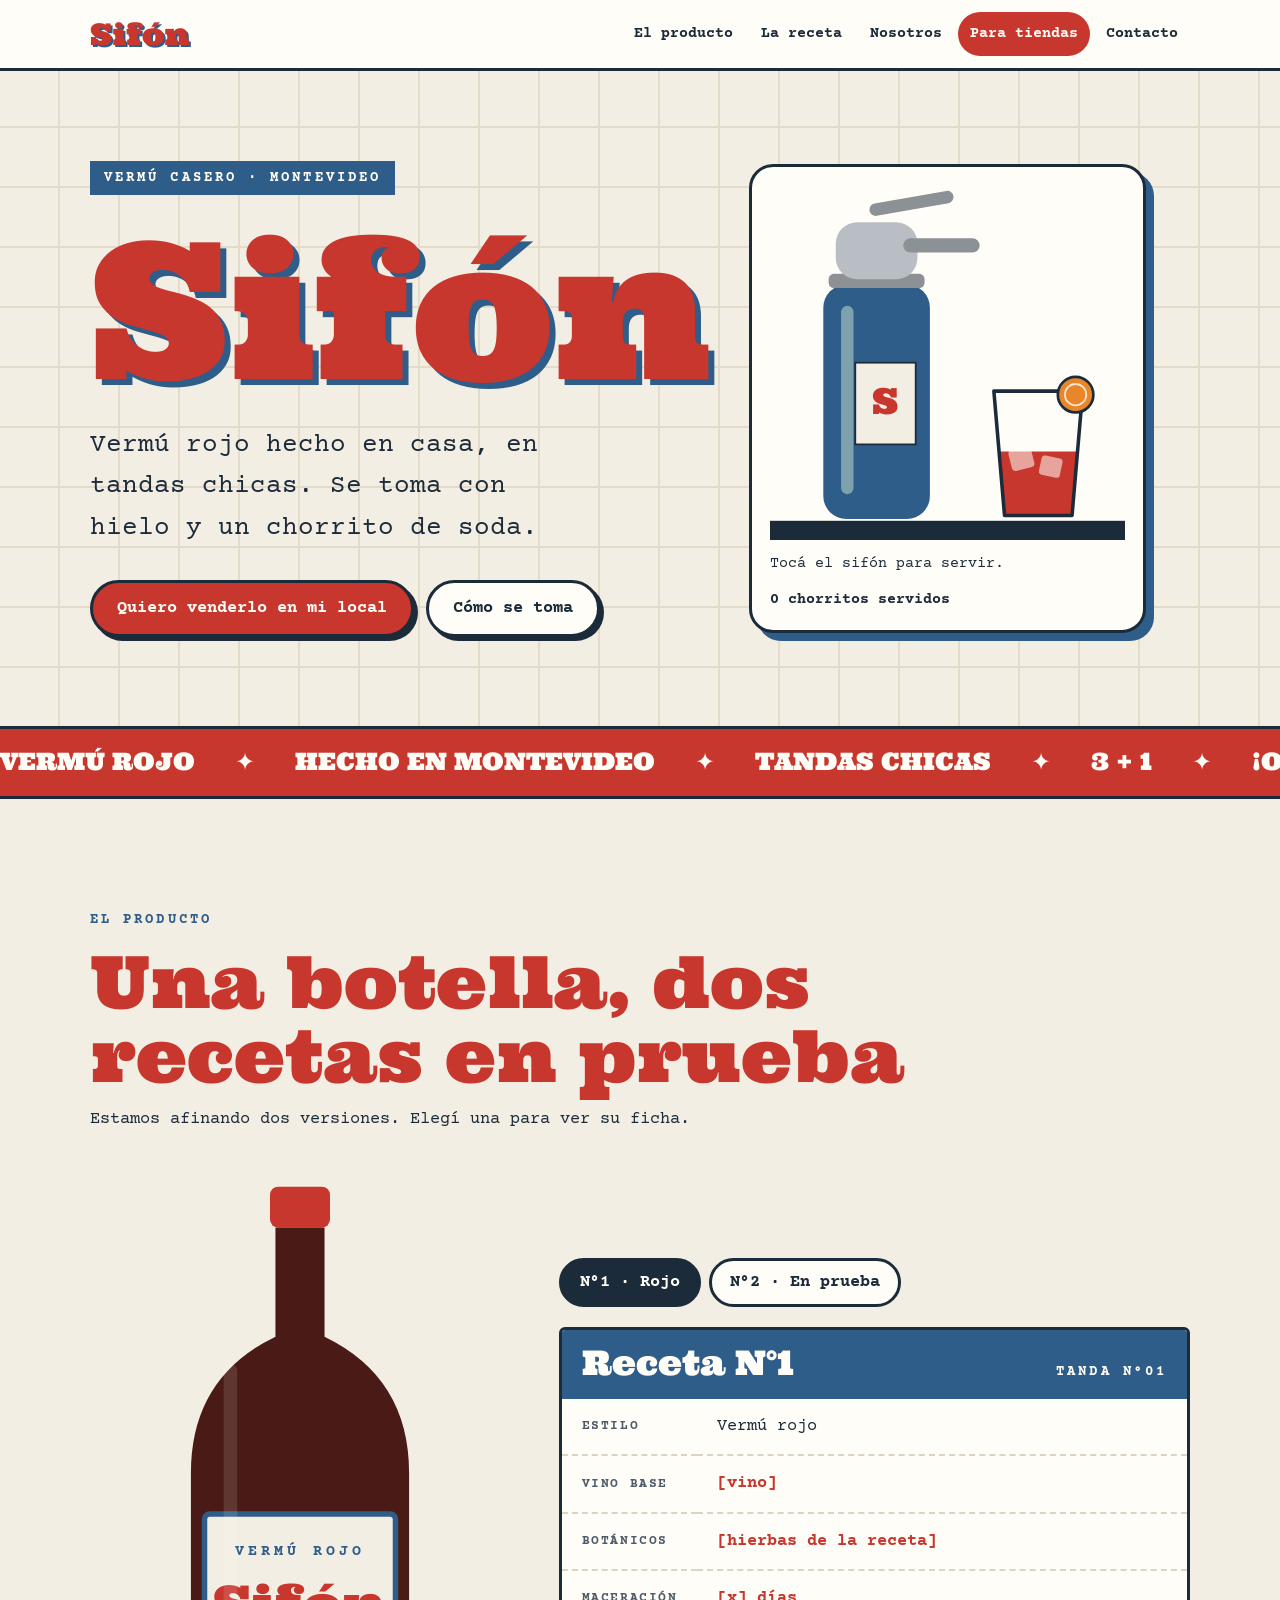
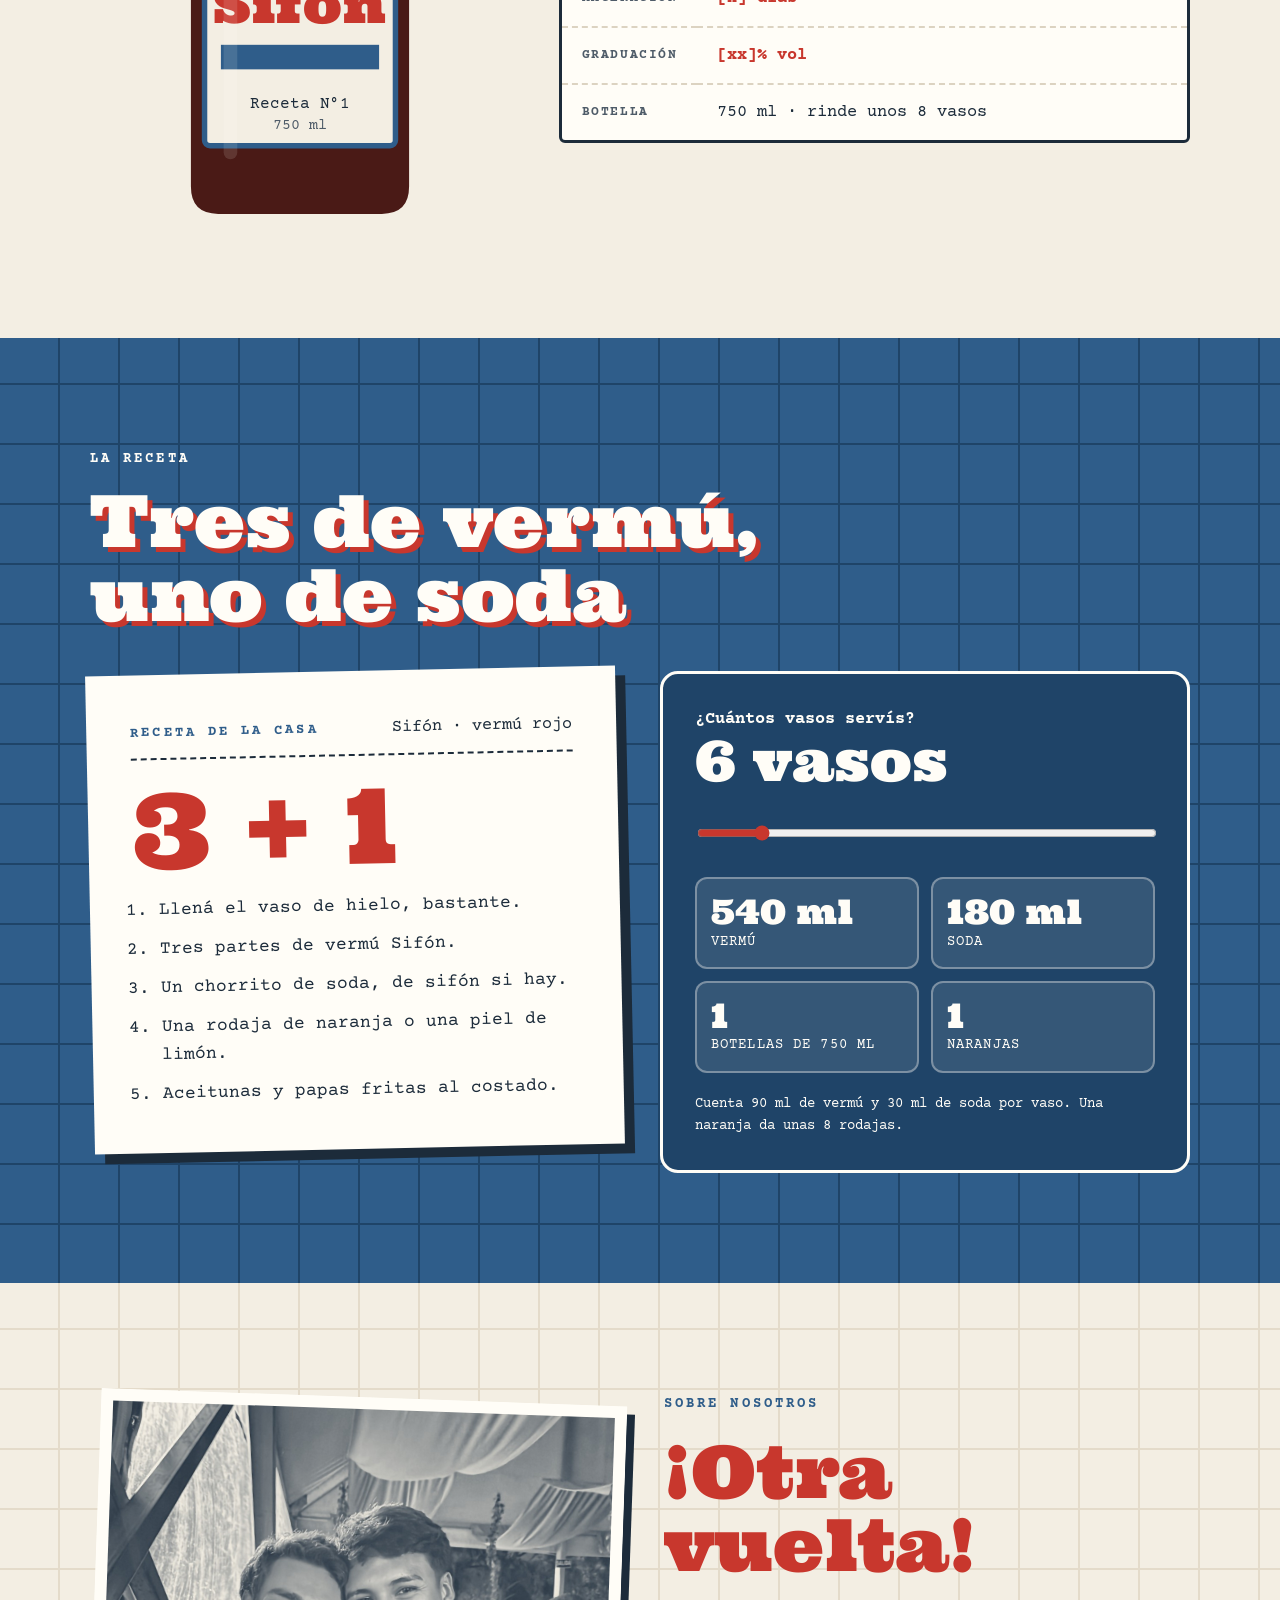
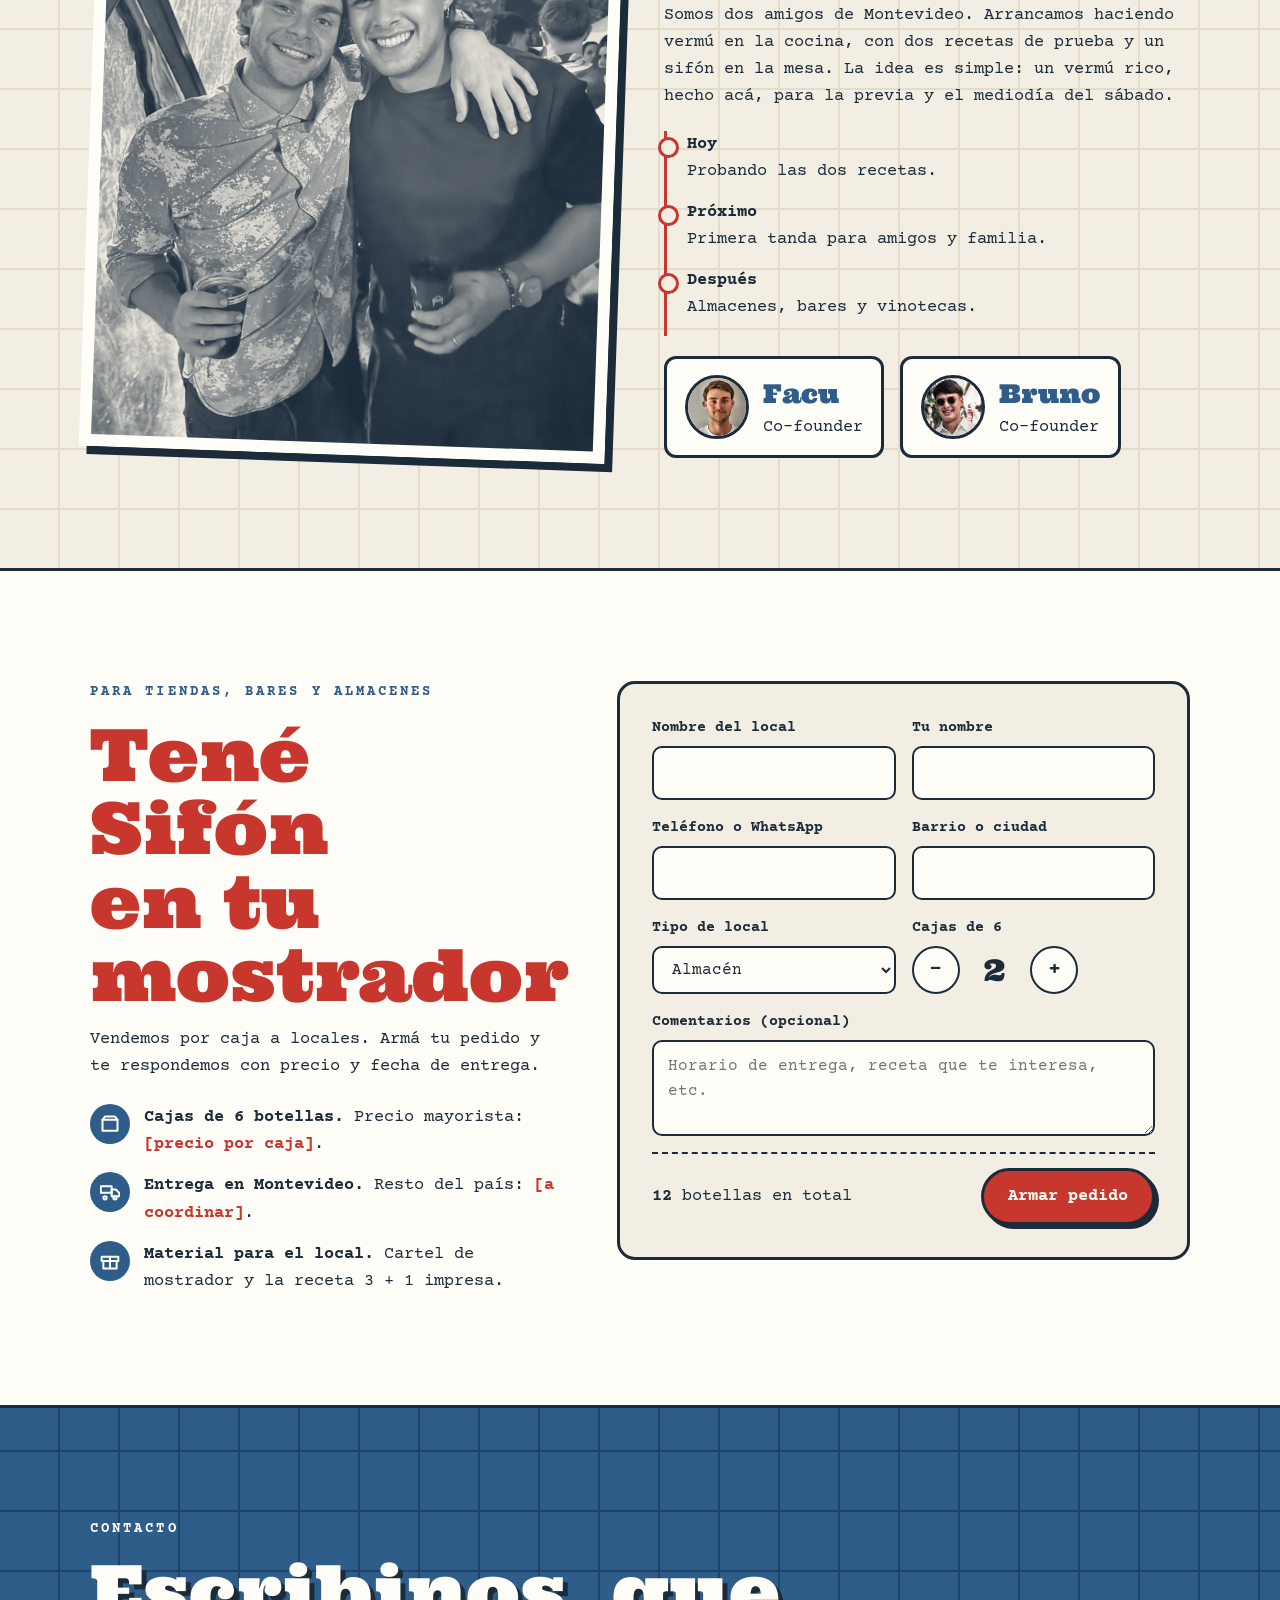
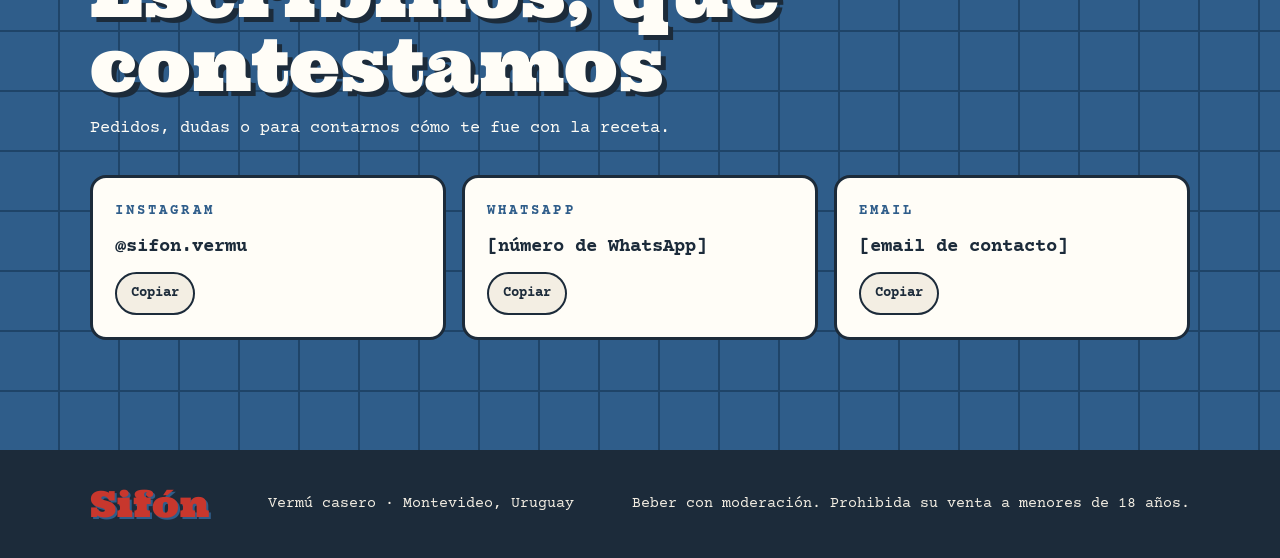
<file: index.html>
<!doctype html>
<html lang="es">
<head>
<meta charset="utf-8">
<meta name="viewport" content="width=device-width, initial-scale=1, viewport-fit=cover">
<meta name="description" content="Sifón, vermú casero hecho en Montevideo. Se toma con hielo y un chorrito de soda.">
<meta property="og:title" content="Sifón Vermú">
<meta property="og:description" content="Vermú casero hecho en Montevideo. Tres de vermú, uno de soda.">
<link rel="icon" href="assets/favicon.svg" type="image/svg+xml">
<title>Sifón Vermú</title>
<link rel="preconnect" href="https://fonts.googleapis.com">
<link rel="preconnect" href="https://fonts.gstatic.com" crossorigin>
<link rel="stylesheet" href="https://fonts.googleapis.com/css2?family=Ultra&family=Courier+Prime:ital,wght@0,400;0,700;1,400&display=swap">
<link rel="stylesheet" href="css/styles.css?v=3">
</head>
<body>

<nav class="nav" id="nav" aria-label="Principal">
  <div class="wrap">
    <a class="logo" href="#inicio">Sifón</a>
    <button class="menu-btn" id="menuBtn" aria-expanded="false" aria-controls="menu">Menú</button>
    <ul id="menu">
      <li><a href="#producto">El producto</a></li>
      <li><a href="#receta">La receta</a></li>
      <li><a href="#nosotros">Nosotros</a></li>
      <li><a href="#tiendas" class="cta-nav">Para tiendas</a></li>
      <li><a href="#contacto">Contacto</a></li>
    </ul>
  </div>
</nav>

<header class="hero azulejos" id="inicio">
  <div class="wrap">
    <div>
      <span class="etiqueta sobre">Vermú casero · Montevideo</span>
      <h1>Sifón</h1>
      <p class="bajada">Vermú rojo hecho en casa, en tandas chicas. Se toma con hielo y un chorrito de soda.</p>
      <div class="botones">
        <a class="btn btn-rojo" href="#tiendas">Quiero venderlo en mi local</a>
        <a class="btn btn-claro" href="#receta">Cómo se toma</a>
      </div>
    </div>
    <div class="escena">
      <button class="sifon-hit" id="sifonBtn" aria-label="Apretar el sifón y servir un chorrito de soda">
        <svg viewBox="0 0 400 400" role="img" aria-labelledby="svgT">
          <title id="svgT">Un sifón sirviendo soda en un vaso de vermú</title>
          <defs>
            <clipPath id="vaso-clip"><path d="M252 232 L352 232 L340 372 L264 372 Z"/></clipPath>
          </defs>
          <!-- sifón -->
          <rect x="60" y="112" width="120" height="264" rx="26" fill="#2F5D8A"/>
          <rect x="80" y="136" width="14" height="212" rx="7" fill="#A9C8C0" opacity=".65"/>
          <rect x="96" y="200" width="68" height="92" fill="#F3EEE3" stroke="#1C2B3A" stroke-width="2"/>
          <text x="130" y="258" text-anchor="middle" font-family="Ultra, Georgia, serif" font-size="40" fill="#C8372D">S</text>
          <rect x="66" y="100" width="108" height="16" rx="6" fill="#8C9196"/>
          <rect x="74" y="42" width="92" height="64" rx="24" fill="#B8BEC4"/>
          <rect x="150" y="60" width="86" height="16" rx="8" fill="#8C9196"/>
          <g id="palanca"><rect x="112" y="22" width="96" height="14" rx="7" fill="#8C9196" transform="rotate(-10 112 29)"/></g>
          <!-- chorro -->
          <path id="chorro" d="M236 68 Q300 66 302 240" fill="none" stroke="#A9C8C0" stroke-width="7" stroke-linecap="round"/>
          <!-- vaso -->
          <g clip-path="url(#vaso-clip)">
            <rect id="liquido" x="240" y="300" width="130" height="90" fill="#C8372D"/>
            <rect x="270" y="296" width="26" height="24" rx="4" fill="#FFFDF7" opacity=".55" transform="rotate(-14 283 308)"/>
            <rect x="304" y="306" width="24" height="22" rx="4" fill="#FFFDF7" opacity=".55" transform="rotate(12 316 317)"/>
            <g id="burbujas"></g>
          </g>
          <path d="M252 232 L352 232 L340 372 L264 372 Z" fill="none" stroke="#1C2B3A" stroke-width="4" stroke-linejoin="round"/>
          <circle cx="344" cy="236" r="20" fill="#E8862A" stroke="#1C2B3A" stroke-width="3"/>
          <circle cx="344" cy="236" r="12" fill="none" stroke="#FFFDF7" stroke-width="2" opacity=".8"/>
          <rect x="0" y="378" width="400" height="22" fill="#1C2B3A"/>
        </svg>
      </button>
      <div class="pie">
        <span>Tocá el sifón para servir.</span>
        <span class="contador" aria-live="polite"><span id="chorritos">0</span> chorritos servidos</span>
      </div>
    </div>
  </div>
</header>

<div class="marquesina" aria-hidden="true">
  <div class="pista" id="pista">
    <span>VERMÚ ROJO</span><span>✦</span><span>HECHO EN MONTEVIDEO</span><span>✦</span><span>TANDAS CHICAS</span><span>✦</span><span>3 + 1</span><span>✦</span><span>¡OTRA VUELTA!</span><span>✦</span>
  </div>
</div>

<section class="seccion producto" id="producto">
  <div class="wrap">
    <div class="cabeza">
      <span class="etiqueta" style="color:var(--azul)">El producto</span>
      <h2 style="color:var(--rojo)">Una botella, dos recetas en prueba</h2>
      <p>Estamos afinando dos versiones. Elegí una para ver su ficha.</p>
    </div>
    <div class="grid">
      <div class="botella">
        <svg viewBox="0 0 220 480" role="img" aria-label="Botella de Sifón vermú rojo">
          <rect x="88" y="10" width="44" height="30" rx="6" fill="#C8372D"/>
          <path d="M92 40 L128 40 L128 120 Q190 150 190 220 L190 450 Q190 470 170 470 L50 470 Q30 470 30 450 L30 220 Q30 150 92 120 Z" fill="#4A1A16"/>
          <rect x="40" y="250" width="140" height="170" rx="4" fill="#F3EEE3" stroke="#2F5D8A" stroke-width="4"/>
          <text x="110" y="280" text-anchor="middle" font-family="Courier Prime, monospace" font-weight="700" font-size="11" letter-spacing="3" fill="#2F5D8A" id="botellaTipo">VERMÚ ROJO</text>
          <text x="110" y="330" text-anchor="middle" font-family="Ultra, Georgia, serif" font-size="38" fill="#C8372D">Sifón</text>
          <rect x="52" y="346" width="116" height="18" fill="#2F5D8A"/>
          <text x="110" y="392" text-anchor="middle" font-family="Courier Prime, monospace" font-size="12" fill="#1C2B3A" id="botellaN">Receta N°1</text>
          <text x="110" y="408" text-anchor="middle" font-family="Courier Prime, monospace" font-size="11" fill="#4E5B68">750 ml</text>
          <rect x="54" y="140" width="10" height="290" rx="5" fill="#FFFDF7" opacity=".12"/>
        </svg>
      </div>
      <div>
        <div class="tabs" role="tablist" aria-label="Recetas">
          <button class="tab" role="tab" id="tab1" aria-selected="true" aria-controls="ficha">N°1 · Rojo</button>
          <button class="tab" role="tab" id="tab2" aria-selected="false" aria-controls="ficha">N°2 · En prueba</button>
        </div>
        <div class="ficha" id="ficha" role="tabpanel" aria-labelledby="tab1">
          <div class="titulo-ficha"><h3 id="fNombre">Receta N°1</h3><span class="etiqueta" id="fEstado">Tanda N°01</span></div>
          <dl>
            <dt>Estilo</dt><dd id="fEstilo">Vermú rojo</dd>
            <dt>Vino base</dt><dd id="fVino"><span class="pendiente">[vino]</span></dd>
            <dt>Botánicos</dt><dd id="fHierbas"><span class="pendiente">[hierbas de la receta]</span></dd>
            <dt>Maceración</dt><dd id="fMacera"><span class="pendiente">[x] días</span></dd>
            <dt>Graduación</dt><dd id="fGrad"><span class="pendiente">[xx]% vol</span></dd>
            <dt>Botella</dt><dd>750 ml · rinde unos 8 vasos</dd>
          </dl>
        </div>
      </div>
    </div>
  </div>
</section>

<section class="seccion receta azulejos-azul" id="receta">
  <div class="wrap">
    <div class="cabeza">
      <span class="etiqueta">La receta</span>
      <h2>Tres de vermú,<br>uno de soda</h2>
    </div>
    <div class="grid">
      <article class="tarjeta">
        <div class="top"><span class="etiqueta" style="color:var(--azul)">Receta de la casa</span><span>Sifón · vermú rojo</span></div>
        <div class="formula">3 + 1</div>
        <ol>
          <li>Llená el vaso de hielo, bastante.</li>
          <li>Tres partes de vermú Sifón.</li>
          <li>Un chorrito de soda, de sifón si hay.</li>
          <li>Una rodaja de naranja o una piel de limón.</li>
          <li>Aceitunas y papas fritas al costado.</li>
        </ol>
      </article>
      <div class="calc">
        <div>
          <label for="nVasos">¿Cuántos vasos servís?</label>
          <div class="vasos"><output id="vasosOut" for="nVasos">6</output> vasos</div>
        </div>
        <input type="range" id="nVasos" min="1" max="40" value="6" aria-describedby="calcNota">
        <div class="resultados">
          <div class="res"><div class="num" id="rVermu">540 ml</div><div class="lbl">Vermú</div></div>
          <div class="res"><div class="num" id="rSoda">180 ml</div><div class="lbl">Soda</div></div>
          <div class="res"><div class="num" id="rBotellas">1</div><div class="lbl">Botellas de 750 ml</div></div>
          <div class="res"><div class="num" id="rNaranjas">1</div><div class="lbl">Naranjas</div></div>
        </div>
        <p id="calcNota" style="font-size:14px">Cuenta 90 ml de vermú y 30 ml de soda por vaso. Una naranja da unas 8 rodajas.</p>
      </div>
    </div>
  </div>
</section>

<section class="seccion nosotros azulejos" id="nosotros">
  <div class="wrap">
    <div class="grid">
      <img class="foto" src="assets/img/facu-y-bruno-duotono.jpg?v=3" alt="Facu y Bruno, los creadores de Sifón" width="1200" height="1500">
      <div class="texto">
        <span class="etiqueta" style="color:var(--azul)">Sobre nosotros</span>
        <h2 style="color:var(--rojo)">¡Otra vuelta!</h2>
        <p>Somos dos amigos de Montevideo. Arrancamos haciendo vermú en la cocina, con dos recetas de prueba y un sifón en la mesa. La idea es simple: un vermú rico, hecho acá, para la previa y el mediodía del sábado.</p>
        <ol class="linea-tiempo" aria-label="Cómo va el proyecto">
          <li><b>Hoy</b>Probando las dos recetas.</li>
          <li><b>Próximo</b>Primera tanda para amigos y familia.</li>
          <li><b>Después</b>Almacenes, bares y vinotecas.</li>
        </ol>
        <div class="firmas">
          <div class="firma"><img class="avatar" src="assets/img/facu.jpg?v=3" alt="Facu" width="64" height="64"><div><strong>Facu</strong>Co-founder</div></div>
          <div class="firma"><img class="avatar" src="assets/img/bruno.jpg?v=3" alt="Bruno" width="64" height="64"><div><strong>Bruno</strong>Co-founder</div></div>
        </div>
      </div>
    </div>
  </div>
</section>

<section class="seccion tiendas" id="tiendas">
  <div class="wrap">
    <div class="grid">
      <div>
        <div class="cabeza" style="margin-bottom:0">
          <span class="etiqueta" style="color:var(--azul)">Para tiendas, bares y almacenes</span>
          <h2 style="color:var(--rojo)">Tené Sifón en tu mostrador</h2>
          <p>Vendemos por caja a locales. Armá tu pedido y te respondemos con precio y fecha de entrega.</p>
        </div>
        <ul class="ventajas">
          <li><span class="ico" aria-hidden="true"><svg width="20" height="20" viewBox="0 0 24 24" fill="none" stroke="currentColor" stroke-width="2.4" stroke-linecap="round" stroke-linejoin="round"><path d="M3 7h18v13H3z"/><path d="M3 7l3-4h12l3 4"/></svg></span><span><b>Cajas de 6 botellas.</b> Precio mayorista: <span class="pendiente">[precio por caja]</span>.</span></li>
          <li><span class="ico" aria-hidden="true"><svg width="20" height="20" viewBox="0 0 24 24" fill="none" stroke="currentColor" stroke-width="2.4" stroke-linecap="round" stroke-linejoin="round"><path d="M1 13h13V5H1z"/><path d="M14 9h5l4 4v4h-9z"/><circle cx="6" cy="19" r="2"/><circle cx="18" cy="19" r="2"/></svg></span><span><b>Entrega en Montevideo.</b> Resto del país: <span class="pendiente">[a coordinar]</span>.</span></li>
          <li><span class="ico" aria-hidden="true"><svg width="20" height="20" viewBox="0 0 24 24" fill="none" stroke="currentColor" stroke-width="2.4" stroke-linecap="round" stroke-linejoin="round"><path d="M20 12v9H4v-9"/><path d="M2 7h20v5H2z"/><path d="M12 21V7"/></svg></span><span><b>Material para el local.</b> Cartel de mostrador y la receta 3 + 1 impresa.</span></li>
        </ul>
      </div>
      <form class="form" id="pedido" novalidate>
        <div class="campo"><label for="pLocal">Nombre del local</label><input id="pLocal" name="local" autocomplete="organization" required></div>
        <div class="campo"><label for="pNombre">Tu nombre</label><input id="pNombre" name="nombre" autocomplete="name" required></div>
        <div class="campo"><label for="pTel">Teléfono o WhatsApp</label><input id="pTel" name="tel" type="tel" autocomplete="tel" required></div>
        <div class="campo"><label for="pZona">Barrio o ciudad</label><input id="pZona" name="zona" required></div>
        <div class="campo"><label for="pTipo">Tipo de local</label>
          <select id="pTipo" name="tipo"><option>Almacén</option><option>Bar</option><option>Restaurante</option><option>Vinoteca</option><option>Otro</option></select>
        </div>
        <div class="campo"><span style="font-weight:700;font-size:15px" id="cajasLbl">Cajas de 6</span>
          <div class="stepper" role="group" aria-labelledby="cajasLbl">
            <button type="button" id="menos" aria-label="Una caja menos">−</button>
            <output id="cajas" aria-live="polite">2</output>
            <button type="button" id="mas" aria-label="Una caja más">+</button>
          </div>
        </div>
        <div class="campo full"><label for="pMsj">Comentarios (opcional)</label><textarea id="pMsj" name="mensaje" placeholder="Horario de entrega, receta que te interesa, etc."></textarea></div>
        <div class="total"><span><b id="botTotal">12</b> botellas en total</span><button class="btn btn-rojo" type="submit">Armar pedido</button></div>
        <p class="error" id="pError" hidden>Completá nombre del local, tu nombre, teléfono y zona para armar el pedido.</p>
        <div class="resumen" id="resumen" hidden>
          <b>Tu pedido está listo para mandar:</b>
          <pre id="resumenTxt"></pre>
          <div class="botones" style="margin-top:0">
            <a class="btn btn-azul" id="waPedido" href="#" target="_blank" rel="noopener">Enviar por WhatsApp</a>
            <button class="btn btn-claro" type="button" id="copiarPedido">Copiar texto</button>
          </div>
        </div>
      </form>
    </div>
  </div>
</section>

<section class="seccion contacto azulejos-azul" id="contacto">
  <div class="wrap">
    <div class="cabeza" style="margin-bottom:0">
      <span class="etiqueta">Contacto</span>
      <h2>Escribinos, que contestamos</h2>
      <p>Pedidos, dudas o para contarnos cómo te fue con la receta.</p>
    </div>
    <div class="canales">
      <div class="canal"><span class="etiqueta" style="color:var(--azul)">Instagram</span><span class="dato" id="igDato">@sifon.vermu</span><button type="button" data-copiar="igDato">Copiar</button></div>
      <div class="canal"><span class="etiqueta" style="color:var(--azul)">WhatsApp</span><span class="dato" id="waDato">[número de WhatsApp]</span><button type="button" data-copiar="waDato">Copiar</button></div>
      <div class="canal"><span class="etiqueta" style="color:var(--azul)">Email</span><span class="dato" id="mailDato">[email de contacto]</span><button type="button" data-copiar="mailDato">Copiar</button></div>
    </div>
  </div>
</section>

<footer>
  <div class="wrap">
    <span class="logo">Sifón</span>
    <span>Vermú casero · Montevideo, Uruguay</span>
    <span>Beber con moderación. Prohibida su venta a menores de 18 años.</span>
  </div>
</footer>

<script src="js/config.js?v=3"></script>
<script src="js/main.js?v=3"></script>
</body>
</html>
</file>
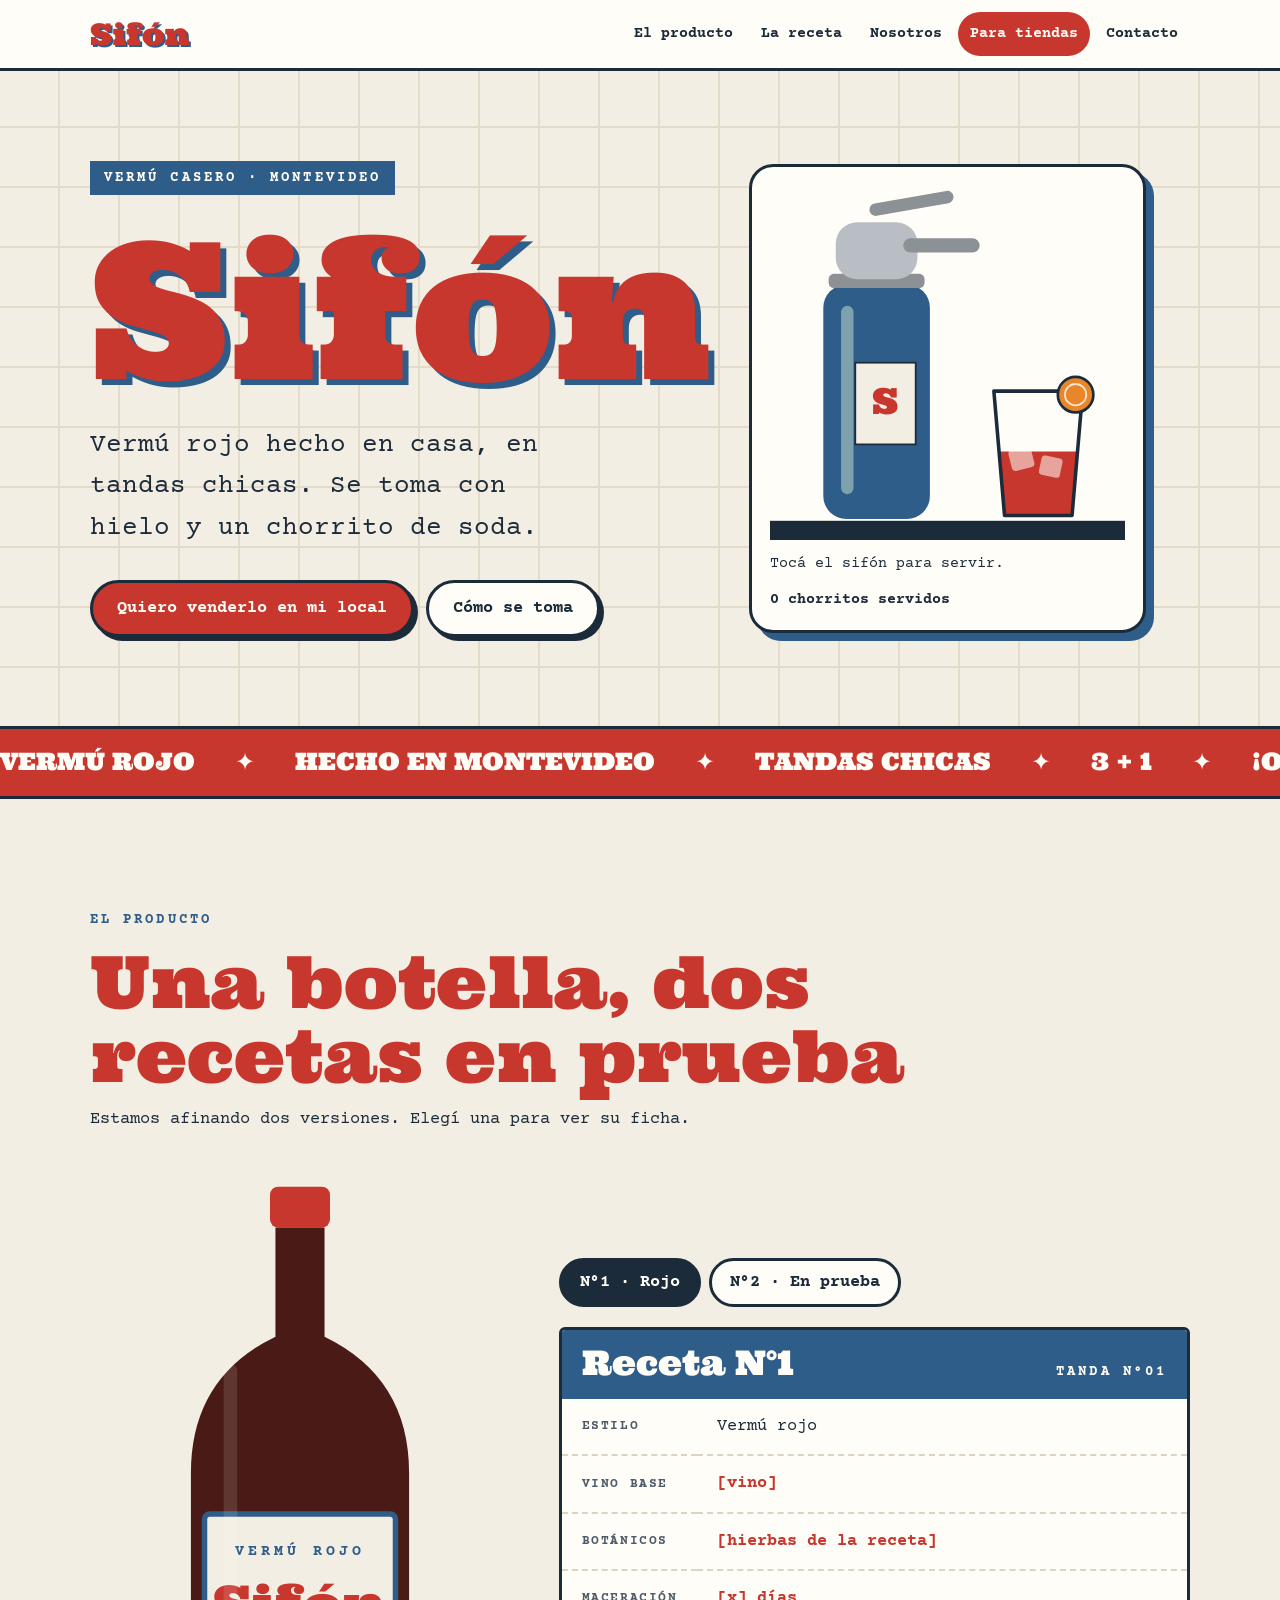
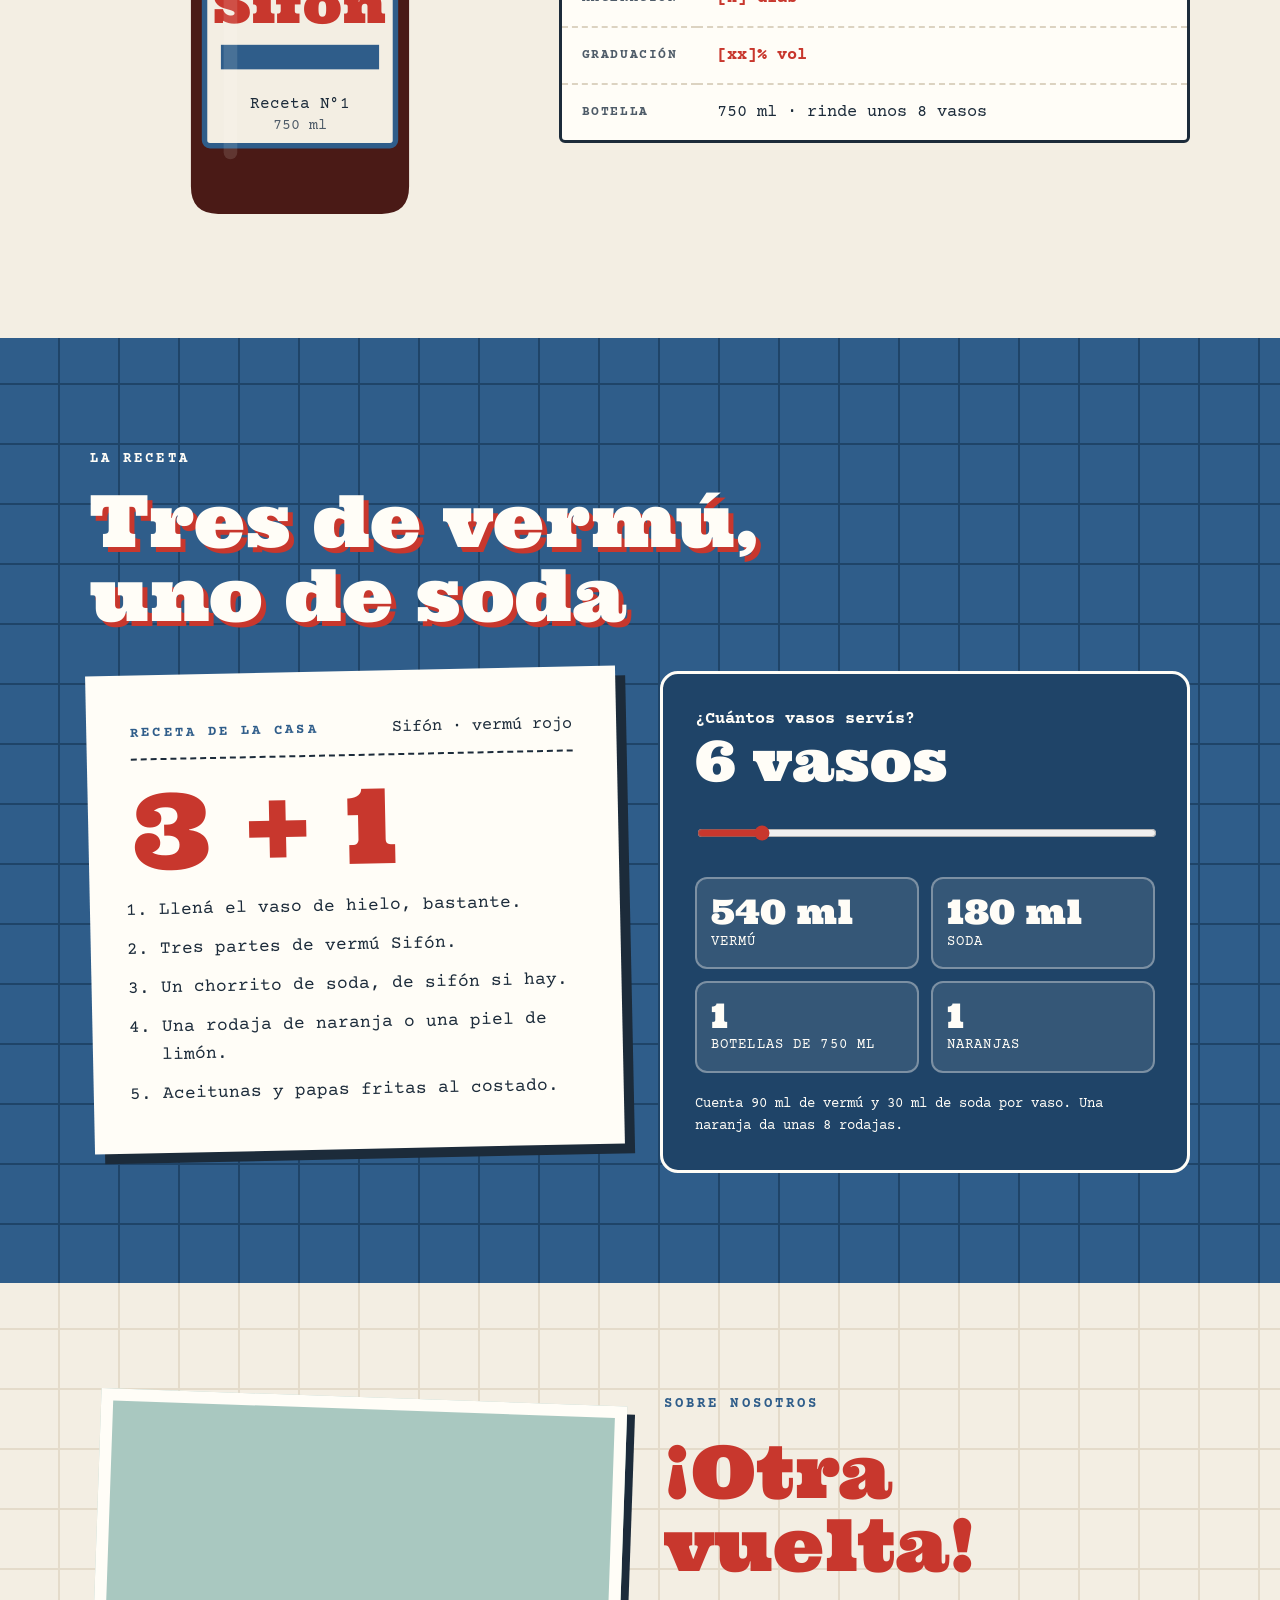
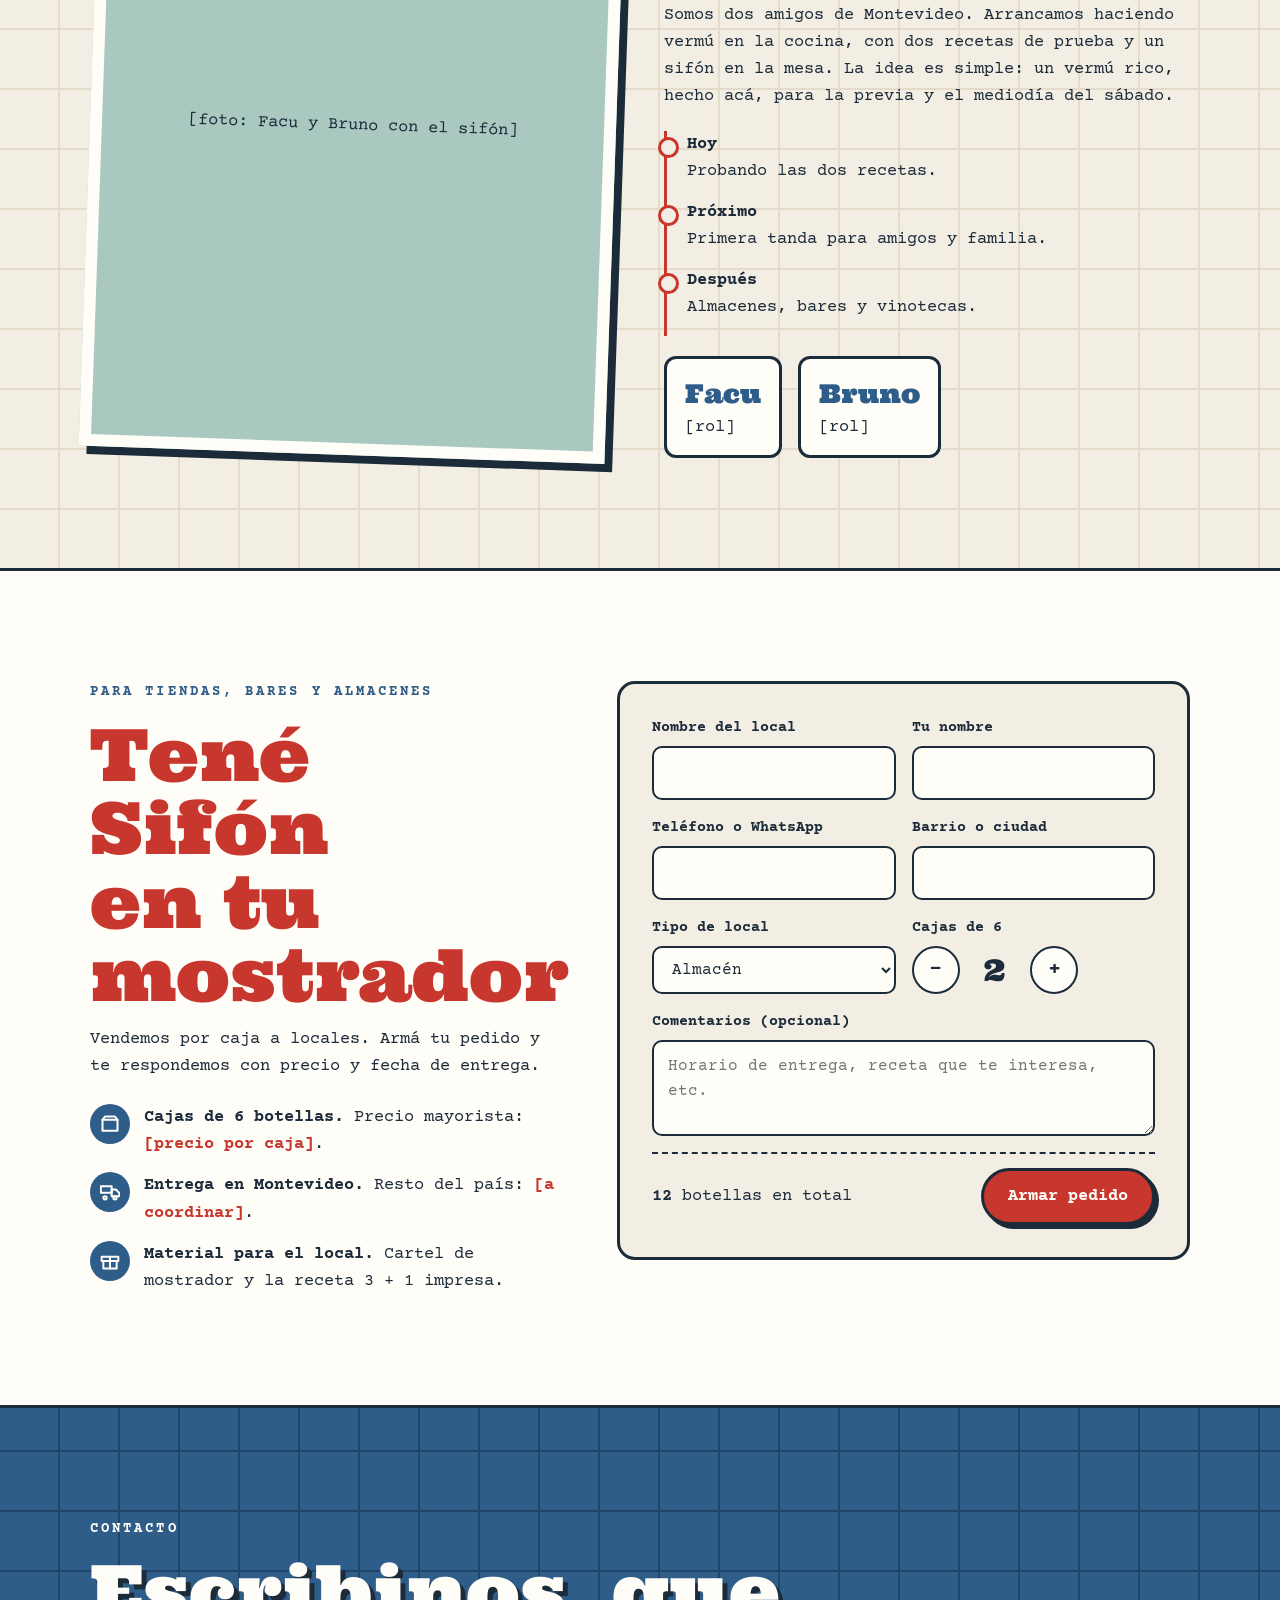
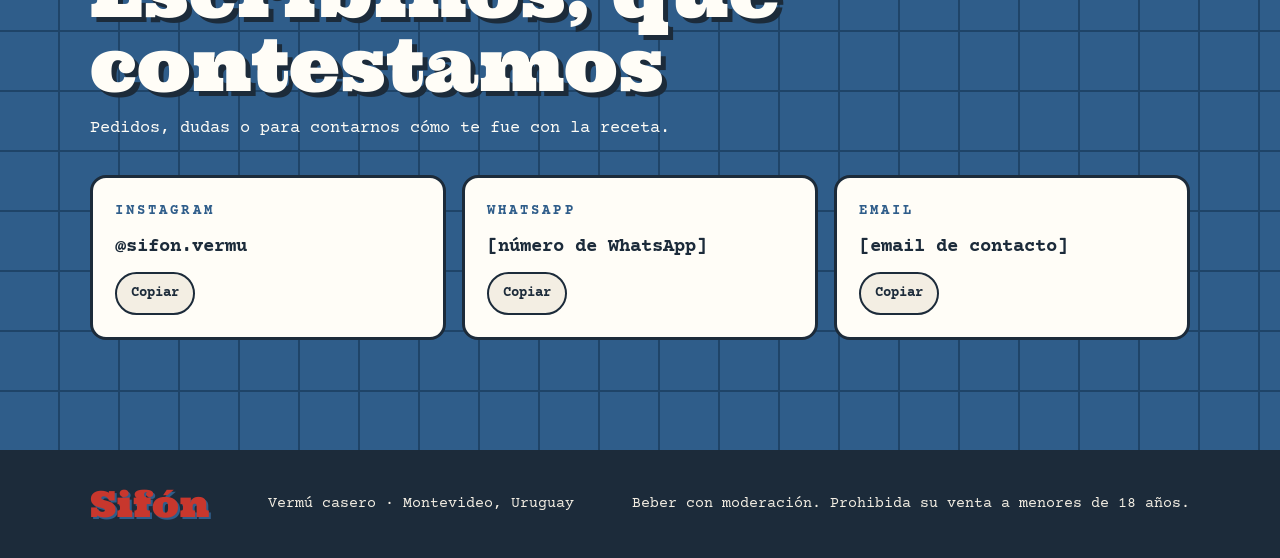
<file: index_2.html>
<!doctype html>
<html lang="es">
<head>
<meta charset="utf-8">
<meta name="viewport" content="width=device-width, initial-scale=1, viewport-fit=cover">
<meta name="description" content="Sifón, vermú casero hecho en Montevideo. Se toma con hielo y un chorrito de soda.">
<style>body{margin:0}img{max-width:100%}[hidden]{display:none!important}</style>
<title>Sifón Vermú</title>
<link rel="preconnect" href="https://fonts.googleapis.com">
<link rel="preconnect" href="https://fonts.gstatic.com" crossorigin>
<link rel="stylesheet" href="https://fonts.googleapis.com/css2?family=Ultra&family=Courier+Prime:ital,wght@0,400;0,700;1,400&display=swap">
<style>
/* Layout: azulejo de cocina + barra de bar; secciones alternan azulejo claro y azul sifón, con un sifón interactivo en el hero */
:root{
  --azul:#2F5D8A; --azul-hondo:#1F4468; --vidrio:#A9C8C0; --rojo:#C8372D; --rojo-hondo:#9E2A22;
  --azulejo:#F3EEE3; --papel:#FFFDF7; --tinta:#1C2B3A; --tinta-suave:#4E5B68; --linea:#DCD3C1; --metal:#8C9196; --metal-claro:#B8BEC4;
  --f-display:'Ultra', 'Rockwell Extra Bold', Georgia, serif;
  --f-texto:'Courier Prime', 'Courier New', ui-monospace, monospace;
  --ancho:1180px;
  color-scheme: light;
}
*{box-sizing:border-box}
html{scroll-behavior:smooth}
body{background:var(--azulejo);color:var(--tinta);font-family:var(--f-texto);font-size:17px;line-height:1.6}
a{color:var(--azul)}
:focus-visible{outline:3px solid var(--rojo);outline-offset:3px}
.wrap{max-width:var(--ancho);margin:0 auto;padding-inline:clamp(16px,4vw,40px)}
.azulejos{background-color:var(--azulejo);background-image:repeating-linear-gradient(0deg,transparent 0 58px,#E4DBCA 58px 60px),repeating-linear-gradient(90deg,transparent 0 58px,#E4DBCA 58px 60px)}
.azulejos-azul{background-color:var(--azul);background-image:repeating-linear-gradient(0deg,transparent 0 58px,var(--azul-hondo) 58px 60px),repeating-linear-gradient(90deg,transparent 0 58px,var(--azul-hondo) 58px 60px)}
h1,h2,h3{font-family:var(--f-display);font-weight:400;line-height:1.02;text-wrap:balance;margin:0}
h2{font-size:clamp(40px,6vw,72px)}
.etiqueta{font-weight:700;letter-spacing:.22em;text-transform:uppercase;font-size:14px}
p{margin:0;max-width:62ch}

/* NAV */
.nav{position:sticky;top:env(safe-area-inset-top,0px);z-index:20;background:var(--papel);border-bottom:3px solid var(--tinta)}
.nav .wrap{display:flex;align-items:center;justify-content:space-between;gap:16px;padding-block:12px}
.logo{font-family:var(--f-display);font-size:30px;color:var(--rojo);text-decoration:none;text-shadow:2px 2px 0 var(--azul);line-height:1}
.nav ul{list-style:none;display:flex;gap:4px;margin:0;padding:0}
.nav ul a{display:block;padding:10px 12px;text-decoration:none;color:var(--tinta);font-weight:700;font-size:15px;border-radius:999px}
.nav ul a:hover{background:var(--azulejo)}
.nav .cta-nav{background:var(--rojo);color:var(--papel)}
.nav .cta-nav:hover{background:var(--rojo-hondo)}
.menu-btn{display:none;font:inherit;font-weight:700;background:var(--tinta);color:var(--papel);border:0;border-radius:999px;padding:10px 16px;min-height:44px;cursor:pointer}
@media (max-width:860px){
  .menu-btn{display:block}
  .nav ul{display:none;position:absolute;left:0;right:0;top:100%;flex-direction:column;background:var(--papel);border-bottom:3px solid var(--tinta);padding:8px 16px 16px}
  .nav.abierto ul{display:flex}
  .nav ul a{padding:14px 12px}
}

/* HERO */
.hero .wrap{display:grid;grid-template-columns:1.1fr .9fr;gap:40px;align-items:center;padding-block:clamp(40px,7vw,90px)}
.hero h1{font-size:clamp(84px,15vw,190px);color:var(--rojo);text-shadow:6px 6px 0 var(--azul);letter-spacing:-.01em}
.hero .bajada{font-size:clamp(20px,2.4vw,26px);margin-top:18px;max-width:30ch}
.hero .sobre{display:inline-block;background:var(--azul);color:var(--papel);padding:6px 14px;margin-bottom:18px}
.botones{display:flex;flex-wrap:wrap;gap:12px;margin-top:30px}
.btn{display:inline-flex;align-items:center;justify-content:center;min-height:48px;padding:12px 24px;font:inherit;font-weight:700;text-decoration:none;border:3px solid var(--tinta);border-radius:999px;cursor:pointer;transition:transform .15s ease, box-shadow .15s ease;box-shadow:4px 4px 0 var(--tinta)}
.btn:hover{transform:translate(-2px,-2px);box-shadow:6px 6px 0 var(--tinta)}
.btn:active{transform:translate(2px,2px);box-shadow:1px 1px 0 var(--tinta)}
.btn-rojo{background:var(--rojo);color:var(--papel)}
.btn-claro{background:var(--papel);color:var(--tinta)}
.btn-azul{background:var(--azul);color:var(--papel)}
.escena{background:var(--papel);border:3px solid var(--tinta);border-radius:24px;padding:18px;box-shadow:8px 8px 0 var(--azul);display:flex;flex-direction:column;gap:12px}
.escena svg{width:100%;height:auto;display:block;max-width:100%}
.escena .pie{display:flex;justify-content:space-between;align-items:center;gap:12px;flex-wrap:wrap;font-size:15px}
.contador{font-variant-numeric:tabular-nums;font-weight:700}
#palanca{transition:transform .18s ease;transform-origin:118px 30px;transform-box:view-box}
.apretado #palanca{transform:rotate(12deg)}
#chorro{stroke-dasharray:260;stroke-dashoffset:260}
.apretado #chorro{animation:chorro .9s ease-out forwards}
@keyframes chorro{0%{stroke-dashoffset:260;opacity:1}55%{stroke-dashoffset:0;opacity:1}100%{stroke-dashoffset:-260;opacity:0}}
#liquido{transition:y .8s ease, height .8s ease}
.burbuja{animation:sube 1.6s ease-in forwards}
@keyframes sube{from{transform:translateY(0);opacity:.9}to{transform:translateY(-90px);opacity:0}}
button.sifon-hit{all:unset;cursor:pointer;display:block;border-radius:16px}
button.sifon-hit:focus-visible{outline:3px solid var(--rojo);outline-offset:4px}

/* MARQUESINA */
.marquesina{background:var(--rojo);color:var(--papel);border-block:3px solid var(--tinta);overflow:hidden;white-space:nowrap}
.marquesina .pista{display:inline-flex;gap:40px;padding-block:14px;font-family:var(--f-display);font-size:24px;animation:corre 26s linear infinite}
@keyframes corre{to{transform:translateX(-50%)}}

section{scroll-margin-top:80px}
.seccion{padding-block:clamp(60px,9vw,110px)}
.cabeza{display:flex;flex-direction:column;gap:14px;margin-bottom:40px}

/* PRODUCTO */
.producto .grid{display:grid;grid-template-columns:.8fr 1.2fr;gap:48px;align-items:center}
.botella{display:flex;justify-content:center}
.botella svg{width:min(300px,100%);height:auto}
.tabs{display:flex;gap:8px;flex-wrap:wrap;margin-bottom:20px}
.tab{font:inherit;font-weight:700;min-height:44px;padding:8px 18px;border:3px solid var(--tinta);border-radius:999px;background:var(--papel);color:var(--tinta);cursor:pointer}
.tab[aria-selected="true"]{background:var(--tinta);color:var(--papel)}
.ficha{background:var(--papel);border:3px solid var(--tinta);border-radius:6px;overflow:hidden}
.ficha dl{margin:0;display:grid;grid-template-columns:max-content 1fr}
.ficha dt,.ficha dd{margin:0;padding:14px 20px;border-bottom:2px dashed var(--linea)}
.ficha dt{font-weight:700;color:var(--tinta-suave);text-transform:uppercase;letter-spacing:.12em;font-size:13px;display:flex;align-items:center}
.ficha dl > :nth-last-child(-n+2){border-bottom:0}
.ficha .titulo-ficha{background:var(--azul);color:var(--papel);padding:16px 20px;display:flex;justify-content:space-between;align-items:baseline;gap:12px;flex-wrap:wrap}
.ficha .titulo-ficha h3{font-size:34px}
.pendiente{color:var(--rojo);font-weight:700}

/* RECETA */
.receta{color:var(--papel)}
.receta .grid{display:grid;grid-template-columns:1fr 1fr;gap:40px;align-items:start}
.receta h2{text-shadow:5px 5px 0 var(--rojo)}
.tarjeta{background:var(--papel);color:var(--tinta);padding:clamp(24px,4vw,44px);box-shadow:10px 10px 0 var(--tinta);transform:rotate(-1.2deg)}
.tarjeta .top{display:flex;justify-content:space-between;align-items:baseline;border-bottom:2px dashed var(--tinta);padding-bottom:12px;margin-bottom:18px;gap:10px;flex-wrap:wrap}
.tarjeta .formula{font-family:var(--f-display);font-size:clamp(64px,9vw,104px);color:var(--rojo);line-height:1;margin-bottom:14px}
.tarjeta ol{margin:0;padding-left:1.4em;display:flex;flex-direction:column;gap:10px;font-size:18px}
.calc{background:var(--azul-hondo);border:3px solid var(--papel);border-radius:18px;padding:clamp(20px,3vw,32px);display:flex;flex-direction:column;gap:20px}
.calc label{font-weight:700}
.calc input[type=range]{width:100%;accent-color:var(--rojo);min-height:44px}
.vasos{font-family:var(--f-display);font-size:56px;line-height:1;font-variant-numeric:tabular-nums}
.resultados{display:grid;grid-template-columns:repeat(2,minmax(0,1fr));gap:12px}
.res{background:rgba(255,253,247,.1);border:2px solid rgba(255,253,247,.35);border-radius:12px;padding:14px}
.res .num{font-family:var(--f-display);font-size:34px;font-variant-numeric:tabular-nums;line-height:1.1}
.res .lbl{font-size:14px;letter-spacing:.08em;text-transform:uppercase}

/* NOSOTROS */
.nosotros .grid{display:grid;grid-template-columns:1fr 1fr;gap:48px;align-items:center}
.foto{aspect-ratio:4/5;max-width:100%;background:var(--vidrio);border:12px solid var(--papel);box-shadow:8px 8px 0 var(--tinta);display:flex;align-items:center;justify-content:center;text-align:center;padding:24px;transform:rotate(2deg);color:var(--tinta)}
.nosotros .texto{display:flex;flex-direction:column;gap:20px;min-width:0}
.firmas{display:flex;gap:16px;flex-wrap:wrap}
.firma{background:var(--papel);border:3px solid var(--tinta);border-radius:12px;padding:14px 18px;min-width:0}
.firma strong{font-family:var(--f-display);font-weight:400;font-size:26px;display:block;color:var(--azul)}
.linea-tiempo{list-style:none;margin:0;padding:0;display:flex;flex-direction:column;gap:0;border-left:3px solid var(--rojo)}
.linea-tiempo li{padding:0 0 14px 20px;position:relative}
.linea-tiempo li::before{content:"";position:absolute;left:-9px;top:6px;width:15px;height:15px;border-radius:50%;background:var(--azulejo);border:3px solid var(--rojo)}
.linea-tiempo b{display:block}

/* TIENDAS */
.tiendas{background:var(--papel);border-block:3px solid var(--tinta)}
.tiendas .grid{display:grid;grid-template-columns:.9fr 1.1fr;gap:48px;align-items:start}
.ventajas{list-style:none;margin:24px 0 0;padding:0;display:flex;flex-direction:column;gap:14px}
.ventajas li{display:flex;gap:14px;align-items:flex-start}
.ventajas .ico{flex-shrink:0;width:40px;height:40px;border-radius:50%;background:var(--azul);color:var(--papel);display:flex;align-items:center;justify-content:center}
.form{background:var(--azulejo);border:3px solid var(--tinta);border-radius:18px;padding:clamp(20px,3vw,32px);display:grid;grid-template-columns:repeat(2,minmax(0,1fr));gap:16px}
.campo{display:flex;flex-direction:column;gap:6px;min-width:0}
.campo.full{grid-column:1/-1}
.campo label{font-weight:700;font-size:15px}
.campo input,.campo select,.campo textarea{font:inherit;font-size:16px;padding:12px 14px;border:2px solid var(--tinta);border-radius:10px;background:var(--papel);color:var(--tinta);min-height:48px;width:100%}
.campo textarea{min-height:96px;resize:vertical}
.stepper{display:flex;align-items:center;gap:10px}
.stepper button{font:inherit;font-weight:700;font-size:22px;width:48px;height:48px;border-radius:50%;border:2px solid var(--tinta);background:var(--papel);color:var(--tinta);cursor:pointer}
.stepper output{font-family:var(--f-display);font-size:30px;min-width:2.2ch;text-align:center;font-variant-numeric:tabular-nums}
.total{grid-column:1/-1;display:flex;justify-content:space-between;align-items:center;gap:12px;flex-wrap:wrap;border-top:2px dashed var(--tinta);padding-top:14px}
.error{color:var(--rojo-hondo);font-weight:700;font-size:15px}
.resumen{grid-column:1/-1;background:var(--papel);border:2px solid var(--tinta);border-radius:12px;padding:16px;display:flex;flex-direction:column;gap:12px}
.resumen pre{margin:0;white-space:pre-wrap;font:inherit;font-size:15px}

/* CONTACTO */
.contacto{color:var(--papel)}
.contacto h2{text-shadow:5px 5px 0 var(--tinta)}
.canales{display:grid;grid-template-columns:repeat(3,minmax(0,1fr));gap:16px;margin-top:32px}
.canal{background:var(--papel);color:var(--tinta);border:3px solid var(--tinta);border-radius:16px;padding:22px;display:flex;flex-direction:column;gap:10px;min-width:0}
.canal .dato{font-weight:700;font-size:19px;overflow-wrap:anywhere}
.canal button{align-self:flex-start;font:inherit;font-size:14px;font-weight:700;padding:8px 14px;min-height:40px;border:2px solid var(--tinta);border-radius:999px;background:var(--azulejo);color:var(--tinta);cursor:pointer}
footer{background:var(--tinta);color:var(--azulejo);padding-block:36px;font-size:15px}
footer .wrap{display:flex;justify-content:space-between;gap:20px;flex-wrap:wrap;align-items:center}
footer .logo{font-size:36px}

@media (max-width:860px){
  .hero .wrap,.producto .grid,.receta .grid,.nosotros .grid,.tiendas .grid{grid-template-columns:1fr}
  .canales{grid-template-columns:1fr}
  .form{grid-template-columns:1fr}
  .foto{max-width:420px}
}
@media (prefers-reduced-motion:reduce){
  html{scroll-behavior:auto}
  .marquesina .pista{animation:none}
  .burbuja,.apretado #chorro{animation-duration:.01s}
  .btn{transition:none}
}
</style>
</head>
<body>


<nav class="nav" id="nav" aria-label="Principal">
  <div class="wrap">
    <a class="logo" href="#inicio">Sifón</a>
    <button class="menu-btn" id="menuBtn" aria-expanded="false" aria-controls="menu">Menú</button>
    <ul id="menu">
      <li><a href="#producto">El producto</a></li>
      <li><a href="#receta">La receta</a></li>
      <li><a href="#nosotros">Nosotros</a></li>
      <li><a href="#tiendas" class="cta-nav">Para tiendas</a></li>
      <li><a href="#contacto">Contacto</a></li>
    </ul>
  </div>
</nav>

<header class="hero azulejos" id="inicio">
  <div class="wrap">
    <div>
      <span class="etiqueta sobre">Vermú casero · Montevideo</span>
      <h1>Sifón</h1>
      <p class="bajada">Vermú rojo hecho en casa, en tandas chicas. Se toma con hielo y un chorrito de soda.</p>
      <div class="botones">
        <a class="btn btn-rojo" href="#tiendas">Quiero venderlo en mi local</a>
        <a class="btn btn-claro" href="#receta">Cómo se toma</a>
      </div>
    </div>
    <div class="escena">
      <button class="sifon-hit" id="sifonBtn" aria-label="Apretar el sifón y servir un chorrito de soda">
        <svg viewBox="0 0 400 400" role="img" aria-labelledby="svgT">
          <title id="svgT">Un sifón sirviendo soda en un vaso de vermú</title>
          <defs>
            <clipPath id="vaso-clip"><path d="M252 232 L352 232 L340 372 L264 372 Z"/></clipPath>
          </defs>
          <!-- sifón -->
          <rect x="60" y="112" width="120" height="264" rx="26" fill="#2F5D8A"/>
          <rect x="80" y="136" width="14" height="212" rx="7" fill="#A9C8C0" opacity=".65"/>
          <rect x="96" y="200" width="68" height="92" fill="#F3EEE3" stroke="#1C2B3A" stroke-width="2"/>
          <text x="130" y="258" text-anchor="middle" font-family="Ultra, Georgia, serif" font-size="40" fill="#C8372D">S</text>
          <rect x="66" y="100" width="108" height="16" rx="6" fill="#8C9196"/>
          <rect x="74" y="42" width="92" height="64" rx="24" fill="#B8BEC4"/>
          <rect x="150" y="60" width="86" height="16" rx="8" fill="#8C9196"/>
          <g id="palanca"><rect x="112" y="22" width="96" height="14" rx="7" fill="#8C9196" transform="rotate(-10 112 29)"/></g>
          <!-- chorro -->
          <path id="chorro" d="M236 68 Q300 66 302 240" fill="none" stroke="#A9C8C0" stroke-width="7" stroke-linecap="round"/>
          <!-- vaso -->
          <g clip-path="url(#vaso-clip)">
            <rect id="liquido" x="240" y="300" width="130" height="90" fill="#C8372D"/>
            <rect x="270" y="296" width="26" height="24" rx="4" fill="#FFFDF7" opacity=".55" transform="rotate(-14 283 308)"/>
            <rect x="304" y="306" width="24" height="22" rx="4" fill="#FFFDF7" opacity=".55" transform="rotate(12 316 317)"/>
            <g id="burbujas"></g>
          </g>
          <path d="M252 232 L352 232 L340 372 L264 372 Z" fill="none" stroke="#1C2B3A" stroke-width="4" stroke-linejoin="round"/>
          <circle cx="344" cy="236" r="20" fill="#E8862A" stroke="#1C2B3A" stroke-width="3"/>
          <circle cx="344" cy="236" r="12" fill="none" stroke="#FFFDF7" stroke-width="2" opacity=".8"/>
          <rect x="0" y="378" width="400" height="22" fill="#1C2B3A"/>
        </svg>
      </button>
      <div class="pie">
        <span>Tocá el sifón para servir.</span>
        <span class="contador" aria-live="polite"><span id="chorritos">0</span> chorritos servidos</span>
      </div>
    </div>
  </div>
</header>

<div class="marquesina" aria-hidden="true">
  <div class="pista" id="pista">
    <span>VERMÚ ROJO</span><span>✦</span><span>HECHO EN MONTEVIDEO</span><span>✦</span><span>TANDAS CHICAS</span><span>✦</span><span>3 + 1</span><span>✦</span><span>¡OTRA VUELTA!</span><span>✦</span>
  </div>
</div>

<section class="seccion producto" id="producto">
  <div class="wrap">
    <div class="cabeza">
      <span class="etiqueta" style="color:var(--azul)">El producto</span>
      <h2 style="color:var(--rojo)">Una botella, dos recetas en prueba</h2>
      <p>Estamos afinando dos versiones. Elegí una para ver su ficha.</p>
    </div>
    <div class="grid">
      <div class="botella">
        <svg viewBox="0 0 220 480" role="img" aria-label="Botella de Sifón vermú rojo">
          <rect x="88" y="10" width="44" height="30" rx="6" fill="#C8372D"/>
          <path d="M92 40 L128 40 L128 120 Q190 150 190 220 L190 450 Q190 470 170 470 L50 470 Q30 470 30 450 L30 220 Q30 150 92 120 Z" fill="#4A1A16"/>
          <rect x="40" y="250" width="140" height="170" rx="4" fill="#F3EEE3" stroke="#2F5D8A" stroke-width="4"/>
          <text x="110" y="280" text-anchor="middle" font-family="Courier Prime, monospace" font-weight="700" font-size="11" letter-spacing="3" fill="#2F5D8A" id="botellaTipo">VERMÚ ROJO</text>
          <text x="110" y="330" text-anchor="middle" font-family="Ultra, Georgia, serif" font-size="38" fill="#C8372D">Sifón</text>
          <rect x="52" y="346" width="116" height="18" fill="#2F5D8A"/>
          <text x="110" y="392" text-anchor="middle" font-family="Courier Prime, monospace" font-size="12" fill="#1C2B3A" id="botellaN">Receta N°1</text>
          <text x="110" y="408" text-anchor="middle" font-family="Courier Prime, monospace" font-size="11" fill="#4E5B68">750 ml</text>
          <rect x="54" y="140" width="10" height="290" rx="5" fill="#FFFDF7" opacity=".12"/>
        </svg>
      </div>
      <div>
        <div class="tabs" role="tablist" aria-label="Recetas">
          <button class="tab" role="tab" id="tab1" aria-selected="true" aria-controls="ficha">N°1 · Rojo</button>
          <button class="tab" role="tab" id="tab2" aria-selected="false" aria-controls="ficha">N°2 · En prueba</button>
        </div>
        <div class="ficha" id="ficha" role="tabpanel" aria-labelledby="tab1">
          <div class="titulo-ficha"><h3 id="fNombre">Receta N°1</h3><span class="etiqueta" id="fEstado">Tanda N°01</span></div>
          <dl>
            <dt>Estilo</dt><dd id="fEstilo">Vermú rojo</dd>
            <dt>Vino base</dt><dd id="fVino"><span class="pendiente">[vino]</span></dd>
            <dt>Botánicos</dt><dd id="fHierbas"><span class="pendiente">[hierbas de la receta]</span></dd>
            <dt>Maceración</dt><dd id="fMacera"><span class="pendiente">[x] días</span></dd>
            <dt>Graduación</dt><dd id="fGrad"><span class="pendiente">[xx]% vol</span></dd>
            <dt>Botella</dt><dd>750 ml · rinde unos 8 vasos</dd>
          </dl>
        </div>
      </div>
    </div>
  </div>
</section>

<section class="seccion receta azulejos-azul" id="receta">
  <div class="wrap">
    <div class="cabeza">
      <span class="etiqueta">La receta</span>
      <h2>Tres de vermú,<br>uno de soda</h2>
    </div>
    <div class="grid">
      <article class="tarjeta">
        <div class="top"><span class="etiqueta" style="color:var(--azul)">Receta de la casa</span><span>Sifón · vermú rojo</span></div>
        <div class="formula">3 + 1</div>
        <ol>
          <li>Llená el vaso de hielo, bastante.</li>
          <li>Tres partes de vermú Sifón.</li>
          <li>Un chorrito de soda, de sifón si hay.</li>
          <li>Una rodaja de naranja o una piel de limón.</li>
          <li>Aceitunas y papas fritas al costado.</li>
        </ol>
      </article>
      <div class="calc">
        <div>
          <label for="nVasos">¿Cuántos vasos servís?</label>
          <div class="vasos"><output id="vasosOut" for="nVasos">6</output> vasos</div>
        </div>
        <input type="range" id="nVasos" min="1" max="40" value="6" aria-describedby="calcNota">
        <div class="resultados">
          <div class="res"><div class="num" id="rVermu">540 ml</div><div class="lbl">Vermú</div></div>
          <div class="res"><div class="num" id="rSoda">180 ml</div><div class="lbl">Soda</div></div>
          <div class="res"><div class="num" id="rBotellas">1</div><div class="lbl">Botellas de 750 ml</div></div>
          <div class="res"><div class="num" id="rNaranjas">1</div><div class="lbl">Naranjas</div></div>
        </div>
        <p id="calcNota" style="font-size:14px">Cuenta 90 ml de vermú y 30 ml de soda por vaso. Una naranja da unas 8 rodajas.</p>
      </div>
    </div>
  </div>
</section>

<section class="seccion nosotros azulejos" id="nosotros">
  <div class="wrap">
    <div class="grid">
      <div class="foto">[foto: Facu y Bruno con el sifón]</div>
      <div class="texto">
        <span class="etiqueta" style="color:var(--azul)">Sobre nosotros</span>
        <h2 style="color:var(--rojo)">¡Otra vuelta!</h2>
        <p>Somos dos amigos de Montevideo. Arrancamos haciendo vermú en la cocina, con dos recetas de prueba y un sifón en la mesa. La idea es simple: un vermú rico, hecho acá, para la previa y el mediodía del sábado.</p>
        <ol class="linea-tiempo" aria-label="Cómo va el proyecto">
          <li><b>Hoy</b>Probando las dos recetas.</li>
          <li><b>Próximo</b>Primera tanda para amigos y familia.</li>
          <li><b>Después</b>Almacenes, bares y vinotecas.</li>
        </ol>
        <div class="firmas">
          <div class="firma"><strong>Facu</strong>[rol]</div>
          <div class="firma"><strong>Bruno</strong>[rol]</div>
        </div>
      </div>
    </div>
  </div>
</section>

<section class="seccion tiendas" id="tiendas">
  <div class="wrap">
    <div class="grid">
      <div>
        <div class="cabeza" style="margin-bottom:0">
          <span class="etiqueta" style="color:var(--azul)">Para tiendas, bares y almacenes</span>
          <h2 style="color:var(--rojo)">Tené Sifón en tu mostrador</h2>
          <p>Vendemos por caja a locales. Armá tu pedido y te respondemos con precio y fecha de entrega.</p>
        </div>
        <ul class="ventajas">
          <li><span class="ico" aria-hidden="true"><svg width="20" height="20" viewBox="0 0 24 24" fill="none" stroke="currentColor" stroke-width="2.4" stroke-linecap="round" stroke-linejoin="round"><path d="M3 7h18v13H3z"/><path d="M3 7l3-4h12l3 4"/></svg></span><span><b>Cajas de 6 botellas.</b> Precio mayorista: <span class="pendiente">[precio por caja]</span>.</span></li>
          <li><span class="ico" aria-hidden="true"><svg width="20" height="20" viewBox="0 0 24 24" fill="none" stroke="currentColor" stroke-width="2.4" stroke-linecap="round" stroke-linejoin="round"><path d="M1 13h13V5H1z"/><path d="M14 9h5l4 4v4h-9z"/><circle cx="6" cy="19" r="2"/><circle cx="18" cy="19" r="2"/></svg></span><span><b>Entrega en Montevideo.</b> Resto del país: <span class="pendiente">[a coordinar]</span>.</span></li>
          <li><span class="ico" aria-hidden="true"><svg width="20" height="20" viewBox="0 0 24 24" fill="none" stroke="currentColor" stroke-width="2.4" stroke-linecap="round" stroke-linejoin="round"><path d="M20 12v9H4v-9"/><path d="M2 7h20v5H2z"/><path d="M12 21V7"/></svg></span><span><b>Material para el local.</b> Cartel de mostrador y la receta 3 + 1 impresa.</span></li>
        </ul>
      </div>
      <form class="form" id="pedido" novalidate>
        <div class="campo"><label for="pLocal">Nombre del local</label><input id="pLocal" name="local" autocomplete="organization" required></div>
        <div class="campo"><label for="pNombre">Tu nombre</label><input id="pNombre" name="nombre" autocomplete="name" required></div>
        <div class="campo"><label for="pTel">Teléfono o WhatsApp</label><input id="pTel" name="tel" type="tel" autocomplete="tel" required></div>
        <div class="campo"><label for="pZona">Barrio o ciudad</label><input id="pZona" name="zona" required></div>
        <div class="campo"><label for="pTipo">Tipo de local</label>
          <select id="pTipo" name="tipo"><option>Almacén</option><option>Bar</option><option>Restaurante</option><option>Vinoteca</option><option>Otro</option></select>
        </div>
        <div class="campo"><span style="font-weight:700;font-size:15px" id="cajasLbl">Cajas de 6</span>
          <div class="stepper" role="group" aria-labelledby="cajasLbl">
            <button type="button" id="menos" aria-label="Una caja menos">−</button>
            <output id="cajas" aria-live="polite">2</output>
            <button type="button" id="mas" aria-label="Una caja más">+</button>
          </div>
        </div>
        <div class="campo full"><label for="pMsj">Comentarios (opcional)</label><textarea id="pMsj" name="mensaje" placeholder="Horario de entrega, receta que te interesa, etc."></textarea></div>
        <div class="total"><span><b id="botTotal">12</b> botellas en total</span><button class="btn btn-rojo" type="submit">Armar pedido</button></div>
        <p class="error" id="pError" hidden>Completá nombre del local, tu nombre, teléfono y zona para armar el pedido.</p>
        <div class="resumen" id="resumen" hidden>
          <b>Tu pedido está listo para mandar:</b>
          <pre id="resumenTxt"></pre>
          <div class="botones" style="margin-top:0">
            <a class="btn btn-azul" id="waPedido" href="#" target="_blank" rel="noopener">Enviar por WhatsApp</a>
            <button class="btn btn-claro" type="button" id="copiarPedido">Copiar texto</button>
          </div>
        </div>
      </form>
    </div>
  </div>
</section>

<section class="seccion contacto azulejos-azul" id="contacto">
  <div class="wrap">
    <div class="cabeza" style="margin-bottom:0">
      <span class="etiqueta">Contacto</span>
      <h2>Escribinos, que contestamos</h2>
      <p>Pedidos, dudas o para contarnos cómo te fue con la receta.</p>
    </div>
    <div class="canales">
      <div class="canal"><span class="etiqueta" style="color:var(--azul)">Instagram</span><span class="dato" id="igDato">@sifon.vermu</span><button type="button" data-copiar="igDato">Copiar</button></div>
      <div class="canal"><span class="etiqueta" style="color:var(--azul)">WhatsApp</span><span class="dato" id="waDato">[número de WhatsApp]</span><button type="button" data-copiar="waDato">Copiar</button></div>
      <div class="canal"><span class="etiqueta" style="color:var(--azul)">Email</span><span class="dato" id="mailDato">[email de contacto]</span><button type="button" data-copiar="mailDato">Copiar</button></div>
    </div>
  </div>
</section>

<footer>
  <div class="wrap">
    <span class="logo">Sifón</span>
    <span>Vermú casero · Montevideo, Uruguay</span>
    <span>Beber con moderación. Prohibida su venta a menores de 18 años.</span>
  </div>
</footer>

<script>
(function(){
  // Datos de contacto: completar acá
  const WHATSAPP = ''; // ej: '59899123456' (sin + ni espacios)

  // Menú móvil
  const nav=document.getElementById('nav'), menuBtn=document.getElementById('menuBtn');
  menuBtn.addEventListener('click',()=>{const a=nav.classList.toggle('abierto');menuBtn.setAttribute('aria-expanded',a)});
  document.querySelectorAll('#menu a').forEach(a=>a.addEventListener('click',()=>{nav.classList.remove('abierto');menuBtn.setAttribute('aria-expanded','false')}));

  // Marquesina: duplicar para loop continuo
  const pista=document.getElementById('pista'); pista.innerHTML+=pista.innerHTML;

  // Sifón interactivo
  const escena=document.querySelector('.escena'), btn=document.getElementById('sifonBtn');
  const liquido=document.getElementById('liquido'), burbujas=document.getElementById('burbujas'), cont=document.getElementById('chorritos');
  let n=0, nivel=300, ocupado=false;
  const NS='http://www.w3.org/2000/svg';
  btn.addEventListener('click',()=>{
    if(ocupado) return; ocupado=true;
    escena.classList.remove('apretado'); void escena.offsetWidth; escena.classList.add('apretado');
    n++; cont.textContent=n;
    nivel = nivel<=252 ? 300 : nivel-12;
    liquido.setAttribute('y',nivel); liquido.setAttribute('height',390-nivel);
    for(let i=0;i<9;i++){
      const c=document.createElementNS(NS,'circle');
      c.setAttribute('cx',270+Math.random()*64); c.setAttribute('cy',360-Math.random()*20);
      c.setAttribute('r',2+Math.random()*3); c.setAttribute('fill','#FFFDF7'); c.setAttribute('opacity','.85');
      c.setAttribute('class','burbuja'); c.style.animationDelay=(0.3+Math.random()*0.5)+'s';
      burbujas.appendChild(c); setTimeout(()=>c.remove(),2600);
    }
    setTimeout(()=>{escena.classList.remove('apretado');ocupado=false},950);
  });

  // Fichas de recetas
  const recetas={
    tab1:{nombre:'Receta N°1',estado:'Tanda N°01',estilo:'Vermú rojo',tipo:'VERMÚ ROJO',vino:'[vino]',hierbas:'[hierbas de la receta]',macera:'[x] días',grad:'[xx]% vol'},
    tab2:{nombre:'Receta N°2',estado:'En prueba',estilo:'[estilo: rojo, blanco o rosado]',tipo:'RECETA N°2',vino:'[vino]',hierbas:'[hierbas de la receta]',macera:'[x] días',grad:'[xx]% vol'}
  };
  const pend=v=>/^\[/.test(v)?'<span class="pendiente">'+v+'</span>':v;
  document.querySelectorAll('.tab').forEach(t=>t.addEventListener('click',()=>{
    document.querySelectorAll('.tab').forEach(x=>x.setAttribute('aria-selected',x===t));
    const r=recetas[t.id];
    document.getElementById('ficha').setAttribute('aria-labelledby',t.id);
    document.getElementById('fNombre').textContent=r.nombre;
    document.getElementById('fEstado').textContent=r.estado;
    document.getElementById('fEstilo').innerHTML=pend(r.estilo);
    document.getElementById('fVino').innerHTML=pend(r.vino);
    document.getElementById('fHierbas').innerHTML=pend(r.hierbas);
    document.getElementById('fMacera').innerHTML=pend(r.macera);
    document.getElementById('fGrad').innerHTML=pend(r.grad);
    document.getElementById('botellaN').textContent=r.nombre;
    document.getElementById('botellaTipo').textContent=r.tipo;
  }));

  // Calculadora 3 + 1
  const rango=document.getElementById('nVasos');
  const calc=()=>{
    const v=+rango.value;
    document.getElementById('vasosOut').textContent=v;
    const ml=v*90, soda=v*30;
    const fmt=m=>m>=1000?(m/1000).toLocaleString('es-UY',{maximumFractionDigits:2})+' L':m+' ml';
    document.getElementById('rVermu').textContent=fmt(ml);
    document.getElementById('rSoda').textContent=fmt(soda);
    document.getElementById('rBotellas').textContent=Math.ceil(ml/750);
    document.getElementById('rNaranjas').textContent=Math.ceil(v/8);
  };
  rango.addEventListener('input',calc); calc();

  // Pedido mayorista
  let cajas=2; const out=document.getElementById('cajas'), tot=document.getElementById('botTotal');
  const pintaCajas=()=>{out.textContent=cajas;tot.textContent=cajas*6};
  document.getElementById('menos').addEventListener('click',()=>{cajas=Math.max(1,cajas-1);pintaCajas()});
  document.getElementById('mas').addEventListener('click',()=>{cajas=Math.min(99,cajas+1);pintaCajas()});
  const form=document.getElementById('pedido'), err=document.getElementById('pError'), res=document.getElementById('resumen'), resTxt=document.getElementById('resumenTxt'), wa=document.getElementById('waPedido');
  form.addEventListener('submit',e=>{
    e.preventDefault();
    const d=Object.fromEntries(new FormData(form));
    const faltan=['local','nombre','tel','zona'].filter(k=>!(d[k]||'').trim());
    if(faltan.length){err.hidden=false;res.hidden=true;document.getElementById({local:'pLocal',nombre:'pNombre',tel:'pTel',zona:'pZona'}[faltan[0]]).focus();return}
    err.hidden=true;
    const txt='Hola Sifón, quiero hacer un pedido:\n'+
      '• Local: '+d.local+' ('+d.tipo+')\n'+
      '• Contacto: '+d.nombre+' · '+d.tel+'\n'+
      '• Zona: '+d.zona+'\n'+
      '• Cantidad: '+cajas+' cajas ('+(cajas*6)+' botellas)'+
      (d.mensaje&&d.mensaje.trim()?'\n• Comentarios: '+d.mensaje.trim():'');
    resTxt.textContent=txt;
    wa.href=WHATSAPP?'https://wa.me/'+WHATSAPP+'?text='+encodeURIComponent(txt):'https://wa.me/?text='+encodeURIComponent(txt);
    res.hidden=false; res.scrollIntoView({block:'nearest',behavior:'smooth'});
  });
  const copiar=(texto,boton)=>{
    const ok=()=>{const t=boton.textContent;boton.textContent='Copiado';setTimeout(()=>boton.textContent=t,1500)};
    try{navigator.clipboard.writeText(texto).then(ok,()=>seleccionar(boton))}catch(e){seleccionar(boton)}
  };
  const seleccionar=boton=>{const el=boton.closest('.resumen,.canal').querySelector('pre,.dato');const r=document.createRange();r.selectNodeContents(el);const s=getSelection();s.removeAllRanges();s.addRange(r)};
  document.getElementById('copiarPedido').addEventListener('click',e=>copiar(resTxt.textContent,e.currentTarget));
  document.querySelectorAll('[data-copiar]').forEach(b=>b.addEventListener('click',()=>copiar(document.getElementById(b.dataset.copiar).textContent,b)));
})();
</script>

</body>
</html>
</file>
<file: css/styles.css>
/* Reset básico */
body{margin:0}
img{max-width:100%}
[hidden]{display:none!important}

/* Layout: azulejo de cocina + barra de bar; secciones alternan azulejo claro y azul sifón, con un sifón interactivo en el hero */
:root{
  --azul:#2F5D8A; --azul-hondo:#1F4468; --vidrio:#A9C8C0; --rojo:#C8372D; --rojo-hondo:#9E2A22;
  --azulejo:#F3EEE3; --papel:#FFFDF7; --tinta:#1C2B3A; --tinta-suave:#4E5B68; --linea:#DCD3C1; --metal:#8C9196; --metal-claro:#B8BEC4;
  --f-display:'Ultra', 'Rockwell Extra Bold', Georgia, serif;
  --f-texto:'Courier Prime', 'Courier New', ui-monospace, monospace;
  --ancho:1180px;
  color-scheme: light;
}
*{box-sizing:border-box}
html{scroll-behavior:smooth}
body{background:var(--azulejo);color:var(--tinta);font-family:var(--f-texto);font-size:17px;line-height:1.6}
a{color:var(--azul)}
:focus-visible{outline:3px solid var(--rojo);outline-offset:3px}
.wrap{max-width:var(--ancho);margin:0 auto;padding-inline:clamp(16px,4vw,40px)}
.azulejos{background-color:var(--azulejo);background-image:repeating-linear-gradient(0deg,transparent 0 58px,#E4DBCA 58px 60px),repeating-linear-gradient(90deg,transparent 0 58px,#E4DBCA 58px 60px)}
.azulejos-azul{background-color:var(--azul);background-image:repeating-linear-gradient(0deg,transparent 0 58px,var(--azul-hondo) 58px 60px),repeating-linear-gradient(90deg,transparent 0 58px,var(--azul-hondo) 58px 60px)}
h1,h2,h3{font-family:var(--f-display);font-weight:400;line-height:1.02;text-wrap:balance;margin:0}
h2{font-size:clamp(40px,6vw,72px)}
.etiqueta{font-weight:700;letter-spacing:.22em;text-transform:uppercase;font-size:14px}
p{margin:0;max-width:62ch}

/* NAV */
.nav{position:sticky;top:env(safe-area-inset-top,0px);z-index:20;background:var(--papel);border-bottom:3px solid var(--tinta)}
.nav .wrap{display:flex;align-items:center;justify-content:space-between;gap:16px;padding-block:12px}
.logo{font-family:var(--f-display);font-size:30px;color:var(--rojo);text-decoration:none;text-shadow:2px 2px 0 var(--azul);line-height:1}
.nav ul{list-style:none;display:flex;gap:4px;margin:0;padding:0}
.nav ul a{display:block;padding:10px 12px;text-decoration:none;color:var(--tinta);font-weight:700;font-size:15px;border-radius:999px}
.nav ul a:hover{background:var(--azulejo)}
.nav .cta-nav{background:var(--rojo);color:var(--papel)}
.nav .cta-nav:hover{background:var(--rojo-hondo)}
.menu-btn{display:none;font:inherit;font-weight:700;background:var(--tinta);color:var(--papel);border:0;border-radius:999px;padding:10px 16px;min-height:44px;cursor:pointer}
@media (max-width:860px){
  .menu-btn{display:block}
  .nav ul{display:none;position:absolute;left:0;right:0;top:100%;flex-direction:column;background:var(--papel);border-bottom:3px solid var(--tinta);padding:8px 16px 16px}
  .nav.abierto ul{display:flex}
  .nav ul a{padding:14px 12px}
}

/* HERO */
.hero .wrap{display:grid;grid-template-columns:1.1fr .9fr;gap:40px;align-items:center;padding-block:clamp(40px,7vw,90px)}
.hero h1{font-size:clamp(84px,15vw,190px);color:var(--rojo);text-shadow:6px 6px 0 var(--azul);letter-spacing:-.01em}
.hero .bajada{font-size:clamp(20px,2.4vw,26px);margin-top:18px;max-width:30ch}
.hero .sobre{display:inline-block;background:var(--azul);color:var(--papel);padding:6px 14px;margin-bottom:18px}
.botones{display:flex;flex-wrap:wrap;gap:12px;margin-top:30px}
.btn{display:inline-flex;align-items:center;justify-content:center;min-height:48px;padding:12px 24px;font:inherit;font-weight:700;text-decoration:none;border:3px solid var(--tinta);border-radius:999px;cursor:pointer;transition:transform .15s ease, box-shadow .15s ease;box-shadow:4px 4px 0 var(--tinta)}
.btn:hover{transform:translate(-2px,-2px);box-shadow:6px 6px 0 var(--tinta)}
.btn:active{transform:translate(2px,2px);box-shadow:1px 1px 0 var(--tinta)}
.btn-rojo{background:var(--rojo);color:var(--papel)}
.btn-claro{background:var(--papel);color:var(--tinta)}
.btn-azul{background:var(--azul);color:var(--papel)}
.escena{background:var(--papel);border:3px solid var(--tinta);border-radius:24px;padding:18px;box-shadow:8px 8px 0 var(--azul);display:flex;flex-direction:column;gap:12px}
.escena svg{width:100%;height:auto;display:block;max-width:100%}
.escena .pie{display:flex;justify-content:space-between;align-items:center;gap:12px;flex-wrap:wrap;font-size:15px}
.contador{font-variant-numeric:tabular-nums;font-weight:700}
#palanca{transition:transform .18s ease;transform-origin:118px 30px;transform-box:view-box}
.apretado #palanca{transform:rotate(12deg)}
#chorro{stroke-dasharray:260;stroke-dashoffset:260}
.apretado #chorro{animation:chorro .9s ease-out forwards}
@keyframes chorro{0%{stroke-dashoffset:260;opacity:1}55%{stroke-dashoffset:0;opacity:1}100%{stroke-dashoffset:-260;opacity:0}}
#liquido{transition:y .8s ease, height .8s ease}
.burbuja{animation:sube 1.6s ease-in forwards}
@keyframes sube{from{transform:translateY(0);opacity:.9}to{transform:translateY(-90px);opacity:0}}
button.sifon-hit{all:unset;cursor:pointer;display:block;border-radius:16px}
button.sifon-hit:focus-visible{outline:3px solid var(--rojo);outline-offset:4px}

/* MARQUESINA */
.marquesina{background:var(--rojo);color:var(--papel);border-block:3px solid var(--tinta);overflow:hidden;white-space:nowrap}
.marquesina .pista{display:inline-flex;gap:40px;padding-block:14px;font-family:var(--f-display);font-size:24px;animation:corre 26s linear infinite}
@keyframes corre{to{transform:translateX(-50%)}}

section{scroll-margin-top:80px}
.seccion{padding-block:clamp(60px,9vw,110px)}
.cabeza{display:flex;flex-direction:column;gap:14px;margin-bottom:40px}

/* PRODUCTO */
.producto .grid{display:grid;grid-template-columns:.8fr 1.2fr;gap:48px;align-items:center}
.botella{display:flex;justify-content:center}
.botella svg{width:min(300px,100%);height:auto}
.tabs{display:flex;gap:8px;flex-wrap:wrap;margin-bottom:20px}
.tab{font:inherit;font-weight:700;min-height:44px;padding:8px 18px;border:3px solid var(--tinta);border-radius:999px;background:var(--papel);color:var(--tinta);cursor:pointer}
.tab[aria-selected="true"]{background:var(--tinta);color:var(--papel)}
.ficha{background:var(--papel);border:3px solid var(--tinta);border-radius:6px;overflow:hidden}
.ficha dl{margin:0;display:grid;grid-template-columns:max-content 1fr}
.ficha dt,.ficha dd{margin:0;padding:14px 20px;border-bottom:2px dashed var(--linea)}
.ficha dt{font-weight:700;color:var(--tinta-suave);text-transform:uppercase;letter-spacing:.12em;font-size:13px;display:flex;align-items:center}
.ficha dl > :nth-last-child(-n+2){border-bottom:0}
.ficha .titulo-ficha{background:var(--azul);color:var(--papel);padding:16px 20px;display:flex;justify-content:space-between;align-items:baseline;gap:12px;flex-wrap:wrap}
.ficha .titulo-ficha h3{font-size:34px}
.pendiente{color:var(--rojo);font-weight:700}

/* RECETA */
.receta{color:var(--papel)}
.receta .grid{display:grid;grid-template-columns:1fr 1fr;gap:40px;align-items:start}
.receta h2{text-shadow:5px 5px 0 var(--rojo)}
.tarjeta{background:var(--papel);color:var(--tinta);padding:clamp(24px,4vw,44px);box-shadow:10px 10px 0 var(--tinta);transform:rotate(-1.2deg)}
.tarjeta .top{display:flex;justify-content:space-between;align-items:baseline;border-bottom:2px dashed var(--tinta);padding-bottom:12px;margin-bottom:18px;gap:10px;flex-wrap:wrap}
.tarjeta .formula{font-family:var(--f-display);font-size:clamp(64px,9vw,104px);color:var(--rojo);line-height:1;margin-bottom:14px}
.tarjeta ol{margin:0;padding-left:1.4em;display:flex;flex-direction:column;gap:10px;font-size:18px}
.calc{background:var(--azul-hondo);border:3px solid var(--papel);border-radius:18px;padding:clamp(20px,3vw,32px);display:flex;flex-direction:column;gap:20px}
.calc label{font-weight:700}
.calc input[type=range]{width:100%;accent-color:var(--rojo);min-height:44px}
.vasos{font-family:var(--f-display);font-size:56px;line-height:1;font-variant-numeric:tabular-nums}
.resultados{display:grid;grid-template-columns:repeat(2,minmax(0,1fr));gap:12px}
.res{background:rgba(255,253,247,.1);border:2px solid rgba(255,253,247,.35);border-radius:12px;padding:14px}
.res .num{font-family:var(--f-display);font-size:34px;font-variant-numeric:tabular-nums;line-height:1.1}
.res .lbl{font-size:14px;letter-spacing:.08em;text-transform:uppercase}

/* NOSOTROS */
.nosotros .grid{display:grid;grid-template-columns:1fr 1fr;gap:48px;align-items:center}
.foto{aspect-ratio:4/5;max-width:100%;background:var(--vidrio);border:12px solid var(--papel);box-shadow:8px 8px 0 var(--tinta);display:flex;align-items:center;justify-content:center;text-align:center;padding:24px;transform:rotate(2deg);color:var(--tinta)}
.nosotros .texto{display:flex;flex-direction:column;gap:20px;min-width:0}
.firmas{display:flex;gap:16px;flex-wrap:wrap}
.firma{background:var(--papel);border:3px solid var(--tinta);border-radius:12px;padding:14px 18px;min-width:0}
.firma strong{font-family:var(--f-display);font-weight:400;font-size:26px;display:block;color:var(--azul)}
.linea-tiempo{list-style:none;margin:0;padding:0;display:flex;flex-direction:column;gap:0;border-left:3px solid var(--rojo)}
.linea-tiempo li{padding:0 0 14px 20px;position:relative}
.linea-tiempo li::before{content:"";position:absolute;left:-9px;top:6px;width:15px;height:15px;border-radius:50%;background:var(--azulejo);border:3px solid var(--rojo)}
.linea-tiempo b{display:block}

/* TIENDAS */
.tiendas{background:var(--papel);border-block:3px solid var(--tinta)}
.tiendas .grid{display:grid;grid-template-columns:.9fr 1.1fr;gap:48px;align-items:start}
.ventajas{list-style:none;margin:24px 0 0;padding:0;display:flex;flex-direction:column;gap:14px}
.ventajas li{display:flex;gap:14px;align-items:flex-start}
.ventajas .ico{flex-shrink:0;width:40px;height:40px;border-radius:50%;background:var(--azul);color:var(--papel);display:flex;align-items:center;justify-content:center}
.form{background:var(--azulejo);border:3px solid var(--tinta);border-radius:18px;padding:clamp(20px,3vw,32px);display:grid;grid-template-columns:repeat(2,minmax(0,1fr));gap:16px}
.campo{display:flex;flex-direction:column;gap:6px;min-width:0}
.campo.full{grid-column:1/-1}
.campo label{font-weight:700;font-size:15px}
.campo input,.campo select,.campo textarea{font:inherit;font-size:16px;padding:12px 14px;border:2px solid var(--tinta);border-radius:10px;background:var(--papel);color:var(--tinta);min-height:48px;width:100%}
.campo textarea{min-height:96px;resize:vertical}
.stepper{display:flex;align-items:center;gap:10px}
.stepper button{font:inherit;font-weight:700;font-size:22px;width:48px;height:48px;border-radius:50%;border:2px solid var(--tinta);background:var(--papel);color:var(--tinta);cursor:pointer}
.stepper output{font-family:var(--f-display);font-size:30px;min-width:2.2ch;text-align:center;font-variant-numeric:tabular-nums}
.total{grid-column:1/-1;display:flex;justify-content:space-between;align-items:center;gap:12px;flex-wrap:wrap;border-top:2px dashed var(--tinta);padding-top:14px}
.error{color:var(--rojo-hondo);font-weight:700;font-size:15px}
.resumen{grid-column:1/-1;background:var(--papel);border:2px solid var(--tinta);border-radius:12px;padding:16px;display:flex;flex-direction:column;gap:12px}
.resumen pre{margin:0;white-space:pre-wrap;font:inherit;font-size:15px}

/* CONTACTO */
.contacto{color:var(--papel)}
.contacto h2{text-shadow:5px 5px 0 var(--tinta)}
.canales{display:grid;grid-template-columns:repeat(3,minmax(0,1fr));gap:16px;margin-top:32px}
.canal{background:var(--papel);color:var(--tinta);border:3px solid var(--tinta);border-radius:16px;padding:22px;display:flex;flex-direction:column;gap:10px;min-width:0}
.canal .dato{font-weight:700;font-size:19px;overflow-wrap:anywhere}
.canal button{align-self:flex-start;font:inherit;font-size:14px;font-weight:700;padding:8px 14px;min-height:40px;border:2px solid var(--tinta);border-radius:999px;background:var(--azulejo);color:var(--tinta);cursor:pointer}
footer{background:var(--tinta);color:var(--azulejo);padding-block:36px;font-size:15px}
footer .wrap{display:flex;justify-content:space-between;gap:20px;flex-wrap:wrap;align-items:center}
footer .logo{font-size:36px}

@media (max-width:860px){
  .hero .wrap,.producto .grid,.receta .grid,.nosotros .grid,.tiendas .grid{grid-template-columns:1fr}
  .canales{grid-template-columns:1fr}
  .form{grid-template-columns:1fr}
  .foto{max-width:420px}
}
@media (prefers-reduced-motion:reduce){
  html{scroll-behavior:auto}
  .marquesina .pista{animation:none}
  .burbuja,.apretado #chorro{animation-duration:.01s}
  .btn{transition:none}
}

/* Fotos */
img.foto{display:block;width:100%;max-width:100%;height:auto;aspect-ratio:4/5;object-fit:cover;object-position:center top;padding:0;background:var(--papel)}
.firma{display:flex;align-items:center;gap:14px}
.firma .avatar{width:64px;height:64px;border-radius:50%;object-fit:cover;border:3px solid var(--tinta);flex-shrink:0}
</file>
